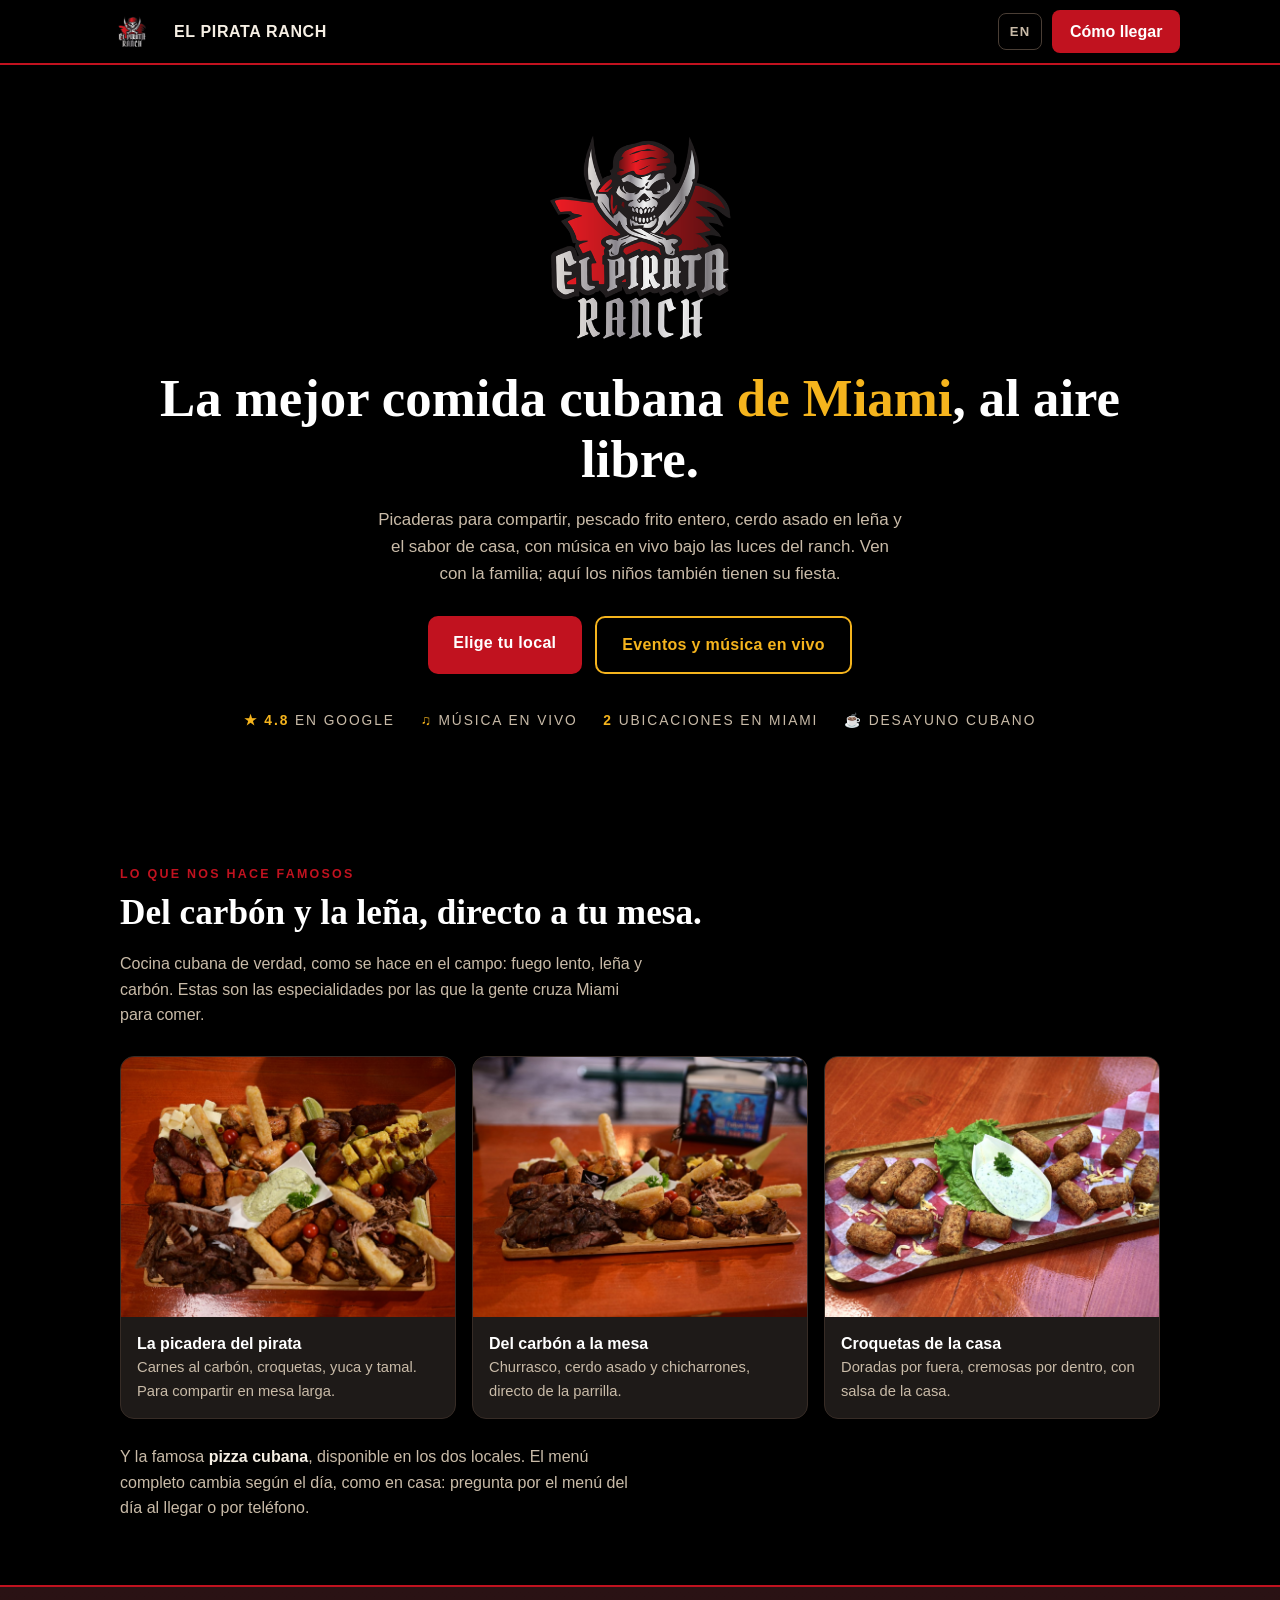
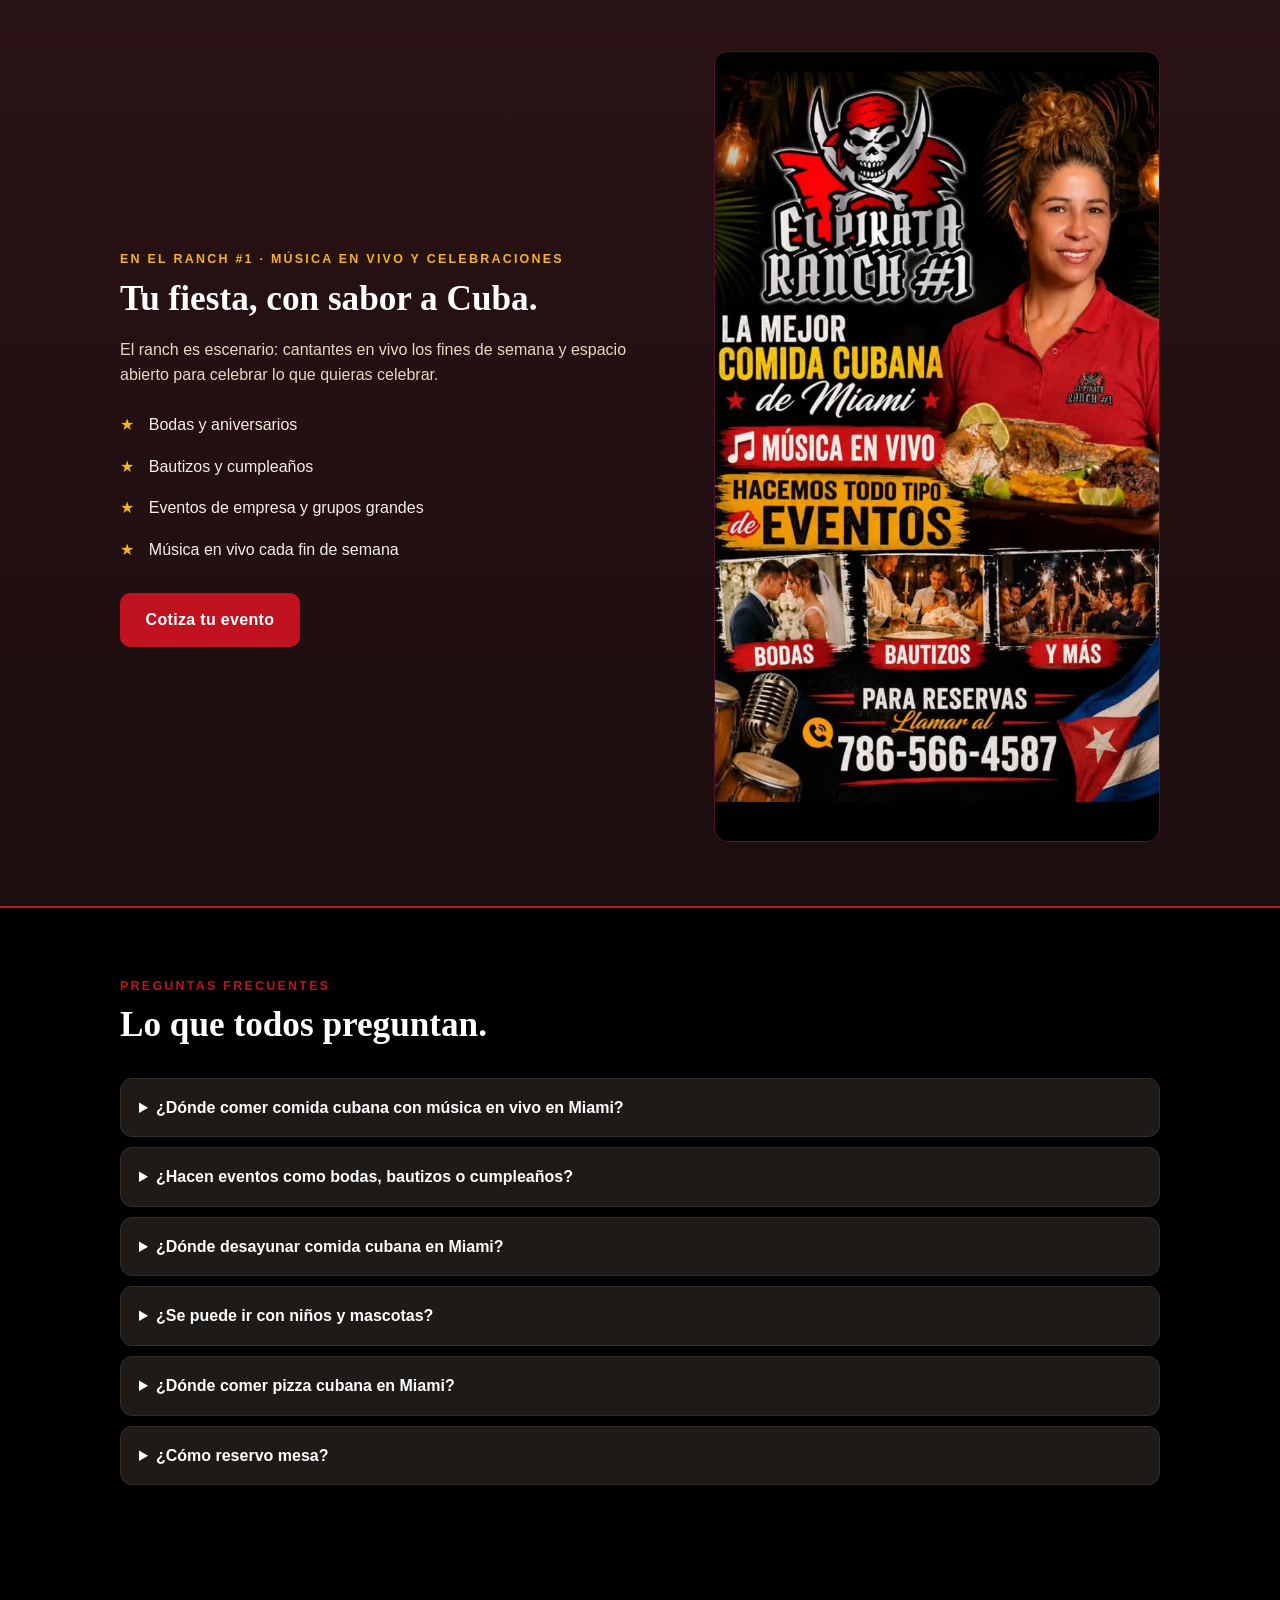
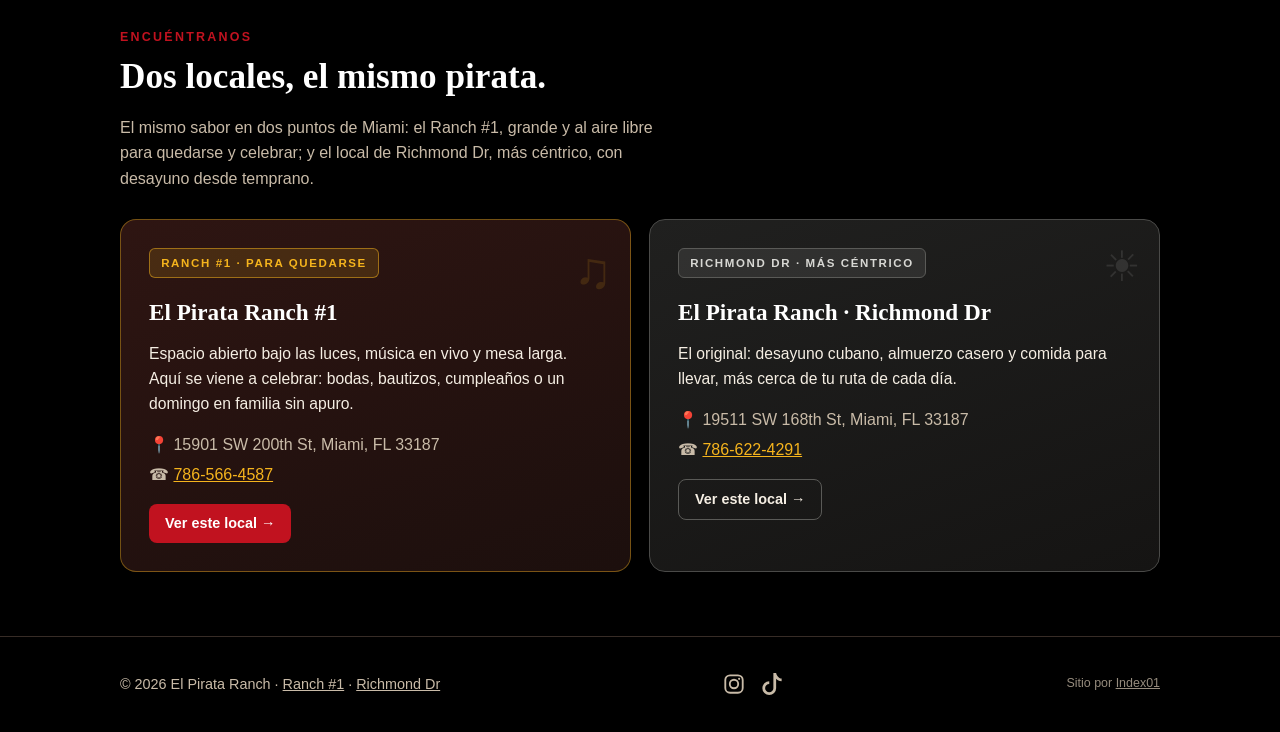
<file: index.html>
<!DOCTYPE html>
<html lang="es">
<head>
<meta charset="utf-8">
<meta name="viewport" content="width=device-width, initial-scale=1">
<title>El Pirata Ranch | Restaurante cubano al aire libre en Miami</title>
<meta name="description" content="Restaurante cubano al aire libre en Miami: picaderas, pizza cubana, música en vivo y eventos. Dos locales en Redland y Richmond. Llama y reserva.">
<link rel="canonical" href="https://elpirataranch.com/">
<link rel="alternate" hreflang="es" href="https://elpirataranch.com/">
<link rel="alternate" hreflang="en" href="https://elpirataranch.com/en/">
<link rel="alternate" hreflang="x-default" href="https://elpirataranch.com/">
<meta property="og:type" content="website">
<meta property="og:locale" content="es_US">
<meta property="og:title" content="El Pirata Ranch | Comida cubana al aire libre en Miami">
<meta property="og:description" content="Comida cubana auténtica, música en vivo y eventos. Dos ubicaciones en Miami.">
<meta property="og:image" content="https://elpirataranch.com/img/og-card-home.jpg">
<meta property="og:image:width" content="1200">
<meta property="og:image:height" content="630">
<meta property="og:image:alt" content="El Pirata Ranch: la mejor comida cubana de Miami">
<meta property="og:url" content="https://elpirataranch.com/">
<meta property="og:site_name" content="El Pirata Ranch">
<meta name="twitter:card" content="summary_large_image">
<link rel="icon" href="/favicon.ico" sizes="48x48">
<link rel="icon" type="image/png" sizes="32x32" href="/img/favicon-32.png">
<link rel="icon" type="image/png" sizes="192x192" href="/img/favicon-192.png">
<link rel="apple-touch-icon" href="/img/apple-touch-icon.png">
<link rel="stylesheet" href="/styles.css">
<script type="application/ld+json">
{
  "@context": "https://schema.org",
  "@graph": [
    {
      "@type": "Organization",
      "@id": "https://elpirataranch.com/#brand",
      "name": "El Pirata Ranch",
      "alternateName": "El Pirata Cuban Food",
      "description": "Restaurante cubano al aire libre en el suroeste de Miami (zona Redland y Richmond, 33187, cerca de Homestead) con dos locales: picaderas, pescado frito entero, pizza cubana, cerdo asado en leña, música en vivo los fines de semana, eventos familiares y desayuno cubano.",
      "url": "https://elpirataranch.com/",
      "logo": "https://elpirataranch.com/img/logo-marca.png",
      "image": "https://elpirataranch.com/img/picadera-cenital.jpg",
      "areaServed": ["Redland", "Richmond West", "Homestead", "Miami"],
      "keywords": "restaurante cubano Miami, comida cubana Homestead, pizza cubana Miami, comida cubana al aire libre, música en vivo Miami, eventos bodas bautizos Miami, desayuno cubano, picadera cubana",
      "sameAs": ["https://www.instagram.com/elpirata_cubanfood/", "https://www.tiktok.com/@el.pirata.miami"]
    },
    {
      "@type": "FAQPage",
      "@id": "https://elpirataranch.com/#faq",
      "mainEntity": [
        {
          "@type": "Question",
          "name": "¿Dónde comer comida cubana con música en vivo en Miami?",
          "acceptedAnswer": { "@type": "Answer", "text": "En El Pirata Ranch #1 (15901 SW 200th St, Miami, FL 33187) hay cantantes en vivo los fines de semana, con cocina cubana de leña y carbón al aire libre. Reservas al 786-566-4587." }
        },
        {
          "@type": "Question",
          "name": "¿Hacen eventos como bodas, bautizos o cumpleaños?",
          "acceptedAnswer": { "@type": "Answer", "text": "Sí. El Ranch #1 es un espacio abierto para bodas, bautizos, aniversarios, cumpleaños y eventos de empresa, con música en vivo y cocina cubana. Cotiza por teléfono al 786-566-4587." }
        },
        {
          "@type": "Question",
          "name": "¿Dónde desayunar comida cubana en Miami?",
          "acceptedAnswer": { "@type": "Answer", "text": "El Pirata Ranch de Richmond Dr (19511 SW 168th St, Miami, FL 33187) abre temprano todos los días con desayuno cubano, y sirve almuerzo casero y comida para llevar. Teléfono: 786-622-4291." }
        },
        {
          "@type": "Question",
          "name": "¿Se puede ir con niños y mascotas?",
          "acceptedAnswer": { "@type": "Answer", "text": "Sí. El ranch es al aire libre, familiar y pet-friendly: los niños tienen espacio para su fiesta y las mascotas son bienvenidas. Hay parking amplio y gratis." }
        },
        {
          "@type": "Question",
          "name": "¿Dónde comer pizza cubana en Miami?",
          "acceptedAnswer": { "@type": "Answer", "text": "Aquí. La pizza cubana es una de las especialidades de la casa y está disponible en los dos locales: Ranch #1 y Richmond Dr." }
        },
        {
          "@type": "Question",
          "name": "¿Cómo reservo mesa?",
          "acceptedAnswer": { "@type": "Answer", "text": "Por teléfono: Ranch #1 al 786-566-4587 y Richmond Dr al 786-622-4291. Pedidos online próximamente en esta web." }
        }
      ]
    },
    {
      "@type": "Restaurant",
      "@id": "https://elpirataranch.com/ranch-1/#local",
      "name": "El Pirata Ranch #1",
      "url": "https://elpirataranch.com/ranch-1/",
      "servesCuisine": "Cubana",
      "priceRange": "$20-30",
      "telephone": "+17865664587",
      "openingHours": ["Mo-We 08:00-20:00", "Th-Su 08:00-23:00"],
      "address": { "@type": "PostalAddress", "streetAddress": "15901 SW 200th St", "addressLocality": "Miami", "addressRegion": "FL", "postalCode": "33187", "addressCountry": "US" },
      "parentOrganization": { "@id": "https://elpirataranch.com/#brand" },
      "sameAs": ["https://www.yelp.com/biz/el-pirata-ranch-miami", "https://www.instagram.com/elpirata_cubanfood/", "https://www.tiktok.com/@el.pirata.miami"]
    },
    {
      "@type": "Restaurant",
      "@id": "https://elpirataranch.com/richmond/#local",
      "name": "El Pirata Ranch · Richmond Dr",
      "url": "https://elpirataranch.com/richmond/",
      "servesCuisine": "Cubana",
      "priceRange": "$10-20",
      "telephone": "+17866224291",
      "address": { "@type": "PostalAddress", "streetAddress": "19511 SW 168th St", "addressLocality": "Miami", "addressRegion": "FL", "postalCode": "33187", "addressCountry": "US" },
      "openingHours": ["Mo-Th 06:00-20:00", "Fr-Su 06:00-23:00"],
      "parentOrganization": { "@id": "https://elpirataranch.com/#brand" }
    }
  ]
}
</script>
</head>
<body>

<header>
  <div class="wrap nav">
    <a class="brand" href="/"><img src="/img/logo-marca-320.png" alt="El Pirata Ranch" width="64" height="36"><span>EL PIRATA RANCH</span></a>
    <span class="nav-right">
      <a class="lang" href="/en/" hreflang="en" lang="en">EN</a>
      <a class="call" href="#ubicaciones">Cómo llegar</a>
    </span>
  </div>
</header>

<section class="hero">
  <div class="wrap">
    <img class="logo" src="/img/logo-marca.png" alt="El Pirata Ranch" width="760" height="422" fetchpriority="high">
    <h1>La mejor comida cubana <em>de Miami</em>, al aire libre.</h1>
    <p class="lede">Picaderas para compartir, pescado frito entero, cerdo asado en leña y el sabor de casa, con música en vivo bajo las luces del ranch. Ven con la familia; aquí los niños también tienen su fiesta.</p>
    <div class="cta">
      <a class="btn btn-rojo" href="#ubicaciones">Elige tu local</a>
      <a class="btn btn-borde" href="#eventos">Eventos y música en vivo</a>
    </div>
    <div class="badges">
      <span><b>★ 4.8</b> en Google</span>
      <span><b>♫</b> Música en vivo</span>
      <span><b>2</b> ubicaciones en Miami</span>
      <span><b>☕</b> Desayuno cubano</span>
    </div>
  </div>
</section>

<section id="especialidades">
  <div class="wrap">
    <span class="sub">Lo que nos hace famosos</span>
    <h2>Del carbón y la leña, directo a tu mesa.</h2>
    <p class="intro">Cocina cubana de verdad, como se hace en el campo: fuego lento, leña y carbón. Estas son las especialidades por las que la gente cruza Miami para comer.</p>
    <div class="grid3">
      <figure class="plato">
        <img src="/img/picadera-cenital.jpg" alt="Picadera de la casa: carnes al carbón, croquetas, yuca frita y tamal" loading="lazy">
        <figcaption class="cap"><b>La picadera del pirata</b><span>Carnes al carbón, croquetas, yuca y tamal. Para compartir en mesa larga.</span></figcaption>
      </figure>
      <figure class="plato">
        <img src="/img/picadera-mesa.jpg" alt="Churrasco, cerdo asado y yuca frita servidos en tabla sobre la mesa" loading="lazy">
        <figcaption class="cap"><b>Del carbón a la mesa</b><span>Churrasco, cerdo asado y chicharrones, directo de la parrilla.</span></figcaption>
      </figure>
      <figure class="plato">
        <img src="/img/croquetas.jpg" alt="Croquetas caseras con salsa verde de la casa" loading="lazy">
        <figcaption class="cap"><b>Croquetas de la casa</b><span>Doradas por fuera, cremosas por dentro, con salsa de la casa.</span></figcaption>
      </figure>
    </div>
    <p class="intro" style="margin-top:1.6rem">Y la famosa <b style="color:var(--crema)">pizza cubana</b>, disponible en los dos locales. El menú completo cambia según el día, como en casa: pregunta por el menú del día al llegar o por teléfono.</p>
  </div>
</section>

<section class="eventos" id="eventos">
  <div class="wrap ev-grid">
    <div>
      <span class="sub" style="color:var(--oro)">En el Ranch #1 · Música en vivo y celebraciones</span>
      <h2>Tu fiesta, con sabor a Cuba.</h2>
      <p class="intro" style="color:#e8d9c4">El ranch es escenario: cantantes en vivo los fines de semana y espacio abierto para celebrar lo que quieras celebrar.</p>
      <ul class="ev-lista">
        <li>Bodas y aniversarios</li>
        <li>Bautizos y cumpleaños</li>
        <li>Eventos de empresa y grupos grandes</li>
        <li>Música en vivo cada fin de semana</li>
      </ul>
      <div class="cta" style="justify-content:flex-start;margin-top:1.4rem">
        <a class="btn btn-rojo" href="tel:+17865664587">Cotiza tu evento</a>
      </div>
    </div>
    <div class="ev-foto"><img src="/img/foto3.jpg" alt="El Pirata Ranch: música en vivo, bodas, bautizos y más" loading="lazy"></div>
  </div>
</section>

<section id="preguntas">
  <div class="wrap">
    <span class="sub">Preguntas frecuentes</span>
    <h2>Lo que todos preguntan.</h2>
    <div class="faq">
      <details>
        <summary>¿Dónde comer comida cubana con música en vivo en Miami?</summary>
        <p>En <a href="/ranch-1/">El Pirata Ranch #1</a> (15901 SW 200th St, Miami, FL 33187) hay cantantes en vivo los fines de semana, con cocina cubana de leña y carbón al aire libre. Reservas al <a href="tel:+17865664587">786-566-4587</a>.</p>
      </details>
      <details>
        <summary>¿Hacen eventos como bodas, bautizos o cumpleaños?</summary>
        <p>Sí. El Ranch #1 es un espacio abierto para bodas, bautizos, aniversarios, cumpleaños y eventos de empresa, con música en vivo y cocina cubana. Cotiza por teléfono al <a href="tel:+17865664587">786-566-4587</a>.</p>
      </details>
      <details>
        <summary>¿Dónde desayunar comida cubana en Miami?</summary>
        <p>Nuestro local de <a href="/richmond/">Richmond Dr</a> (19511 SW 168th St, Miami, FL 33187) abre temprano todos los días con desayuno cubano, y sirve almuerzo casero y comida para llevar. Teléfono: <a href="tel:+17866224291">786-622-4291</a>.</p>
      </details>
      <details>
        <summary>¿Se puede ir con niños y mascotas?</summary>
        <p>Sí. El ranch es al aire libre, familiar y pet-friendly: los niños tienen espacio para su fiesta y las mascotas son bienvenidas. Hay parking amplio y gratis.</p>
      </details>
      <details>
        <summary>¿Dónde comer pizza cubana en Miami?</summary>
        <p>Aquí. La pizza cubana es una de las especialidades de la casa y está disponible en los dos locales: <a href="/ranch-1/">Ranch #1</a> y <a href="/richmond/">Richmond Dr</a>.</p>
      </details>
      <details>
        <summary>¿Cómo reservo mesa?</summary>
        <p>Por teléfono: Ranch #1 al <a href="tel:+17865664587">786-566-4587</a> y Richmond Dr al <a href="tel:+17866224291">786-622-4291</a>. Pedidos online próximamente en esta web.</p>
      </details>
    </div>
  </div>
</section>

<section id="ubicaciones">
  <div class="wrap">
    <span class="sub">Encuéntranos</span>
    <h2>Dos locales, el mismo pirata.</h2>
    <p class="intro">El mismo sabor en dos puntos de Miami: el Ranch #1, grande y al aire libre para quedarse y celebrar; y el local de Richmond Dr, más céntrico, con desayuno desde temprano.</p>
    <div class="grid2">
      <div class="loc ranchon">
        <span class="tag">Ranch #1 · Para quedarse</span>
        <h3>El Pirata Ranch #1</h3>
        <p class="espiritu">Espacio abierto bajo las luces, música en vivo y mesa larga. Aquí se viene a celebrar: bodas, bautizos, cumpleaños o un domingo en familia sin apuro.</p>
        <p>📍 15901 SW 200th St, Miami, FL 33187</p>
        <p>☎ <a href="tel:+17865664587">786-566-4587</a></p>
        <div class="acciones">
          <a href="/ranch-1/">Ver este local →</a>
        </div>
      </div>
      <div class="loc centrico">
        <span class="tag">Richmond Dr · Más céntrico</span>
        <h3>El Pirata Ranch · Richmond Dr</h3>
        <p class="espiritu">El original: desayuno cubano, almuerzo casero y comida para llevar, más cerca de tu ruta de cada día.</p>
        <p>📍 19511 SW 168th St, Miami, FL 33187</p>
        <p>☎ <a href="tel:+17866224291">786-622-4291</a></p>
        <div class="acciones">
          <a href="/richmond/">Ver este local →</a>
        </div>
      </div>
    </div>
  </div>
</section>

<footer>
  <div class="wrap f-row">
    <span>© 2026 El Pirata Ranch · <a href="/ranch-1/">Ranch #1</a> · <a href="/richmond/">Richmond Dr</a></span>
    <span class="social">
      <a class="ig" href="https://www.instagram.com/elpirata_cubanfood/" target="_blank" rel="noopener" aria-label="Instagram de El Pirata Ranch" title="@elpirata_cubanfood"><svg viewBox="0 0 24 24" fill="none" stroke="currentColor" stroke-width="2" stroke-linecap="round" aria-hidden="true"><rect x="2.5" y="2.5" width="19" height="19" rx="5.2"/><circle cx="12" cy="12" r="4.6"/><circle cx="17.6" cy="6.4" r="1.15" fill="currentColor" stroke="none"/></svg></a>
      <a class="ig" href="https://www.tiktok.com/@el.pirata.miami" target="_blank" rel="noopener" aria-label="TikTok de El Pirata Ranch" title="@el.pirata.miami"><svg viewBox="0 0 16 16" fill="currentColor" aria-hidden="true"><path d="M9 0h1.98c.144.715.54 1.617 1.235 2.512C12.895 3.389 13.797 4 15 4v2c-1.753 0-3.07-.814-4-1.829V11a5 5 0 1 1-5-5v2a3 3 0 1 0 3 3V0Z"/></svg></a>
    </span>
    <span class="idx">Sitio por <a href="https://index01.net" target="_blank" rel="noopener">Index01</a></span>
  </div>
</footer>

</body>
</html>
</file>
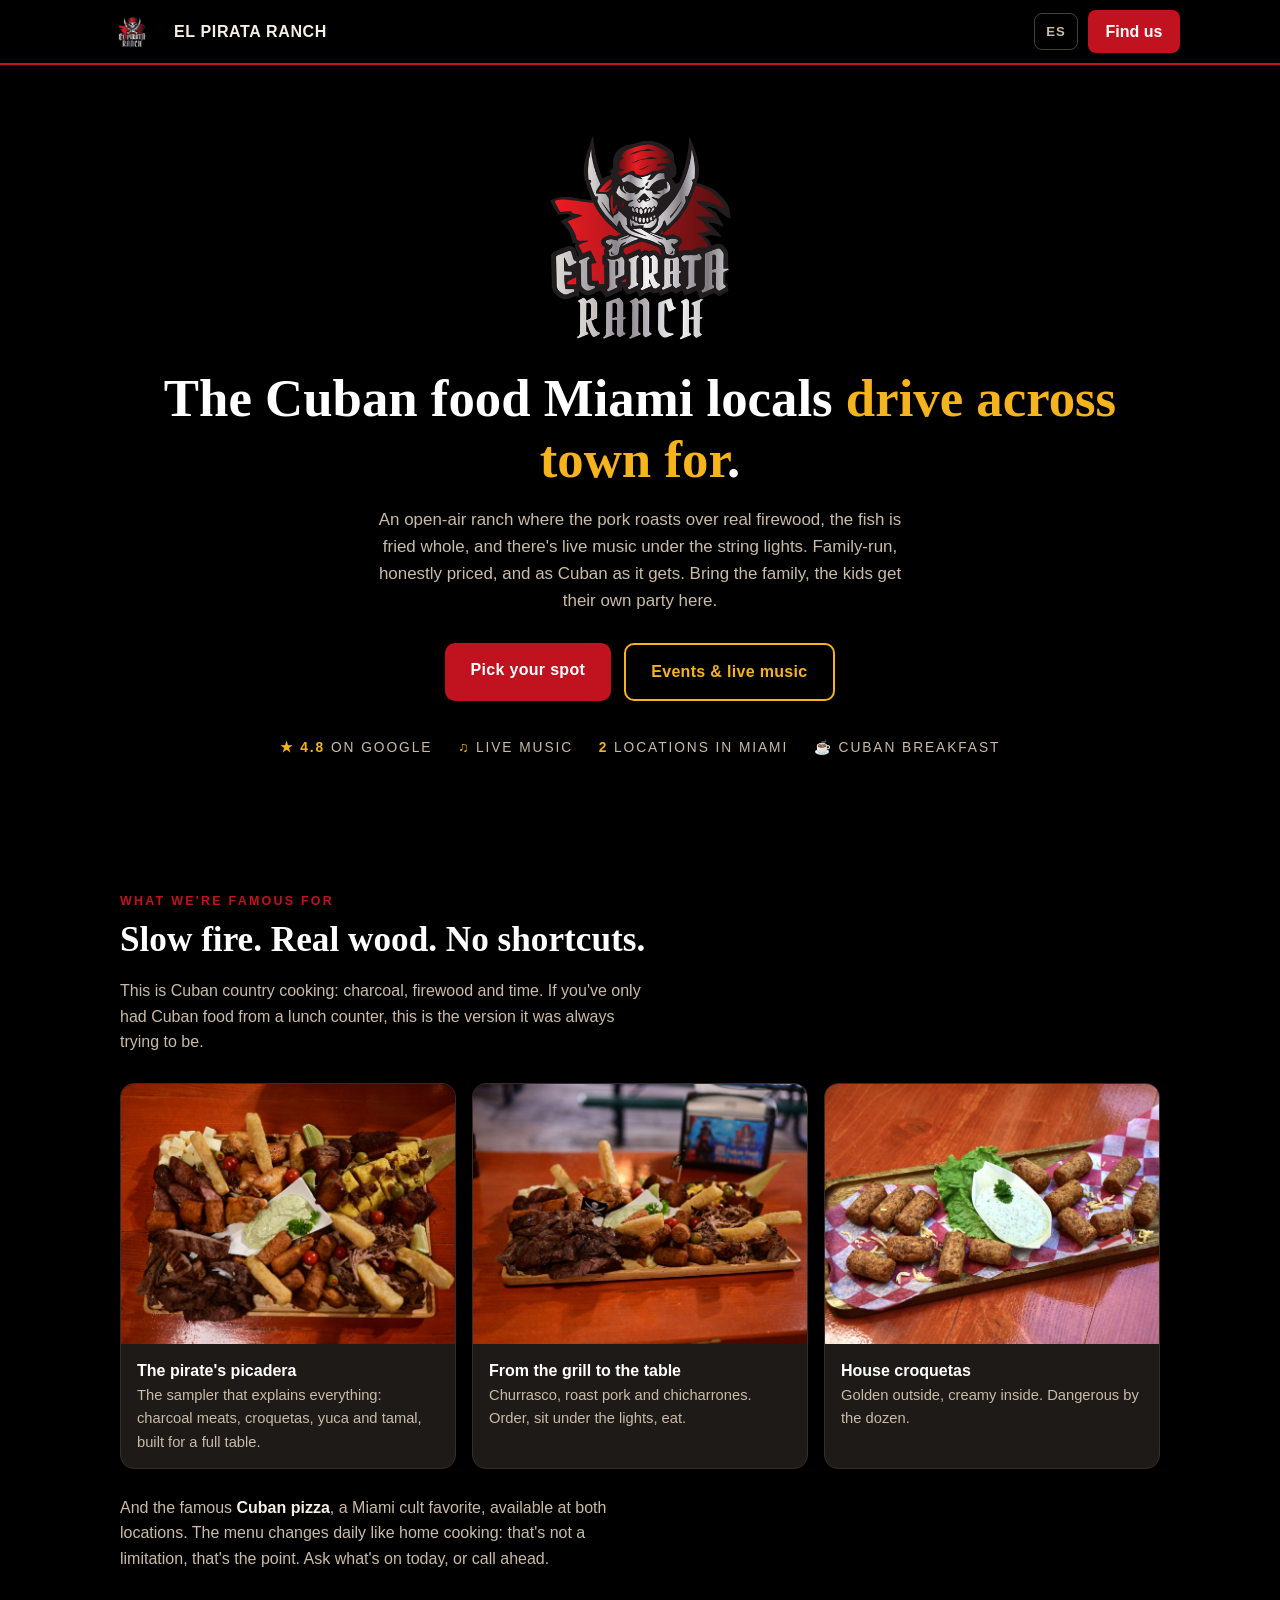
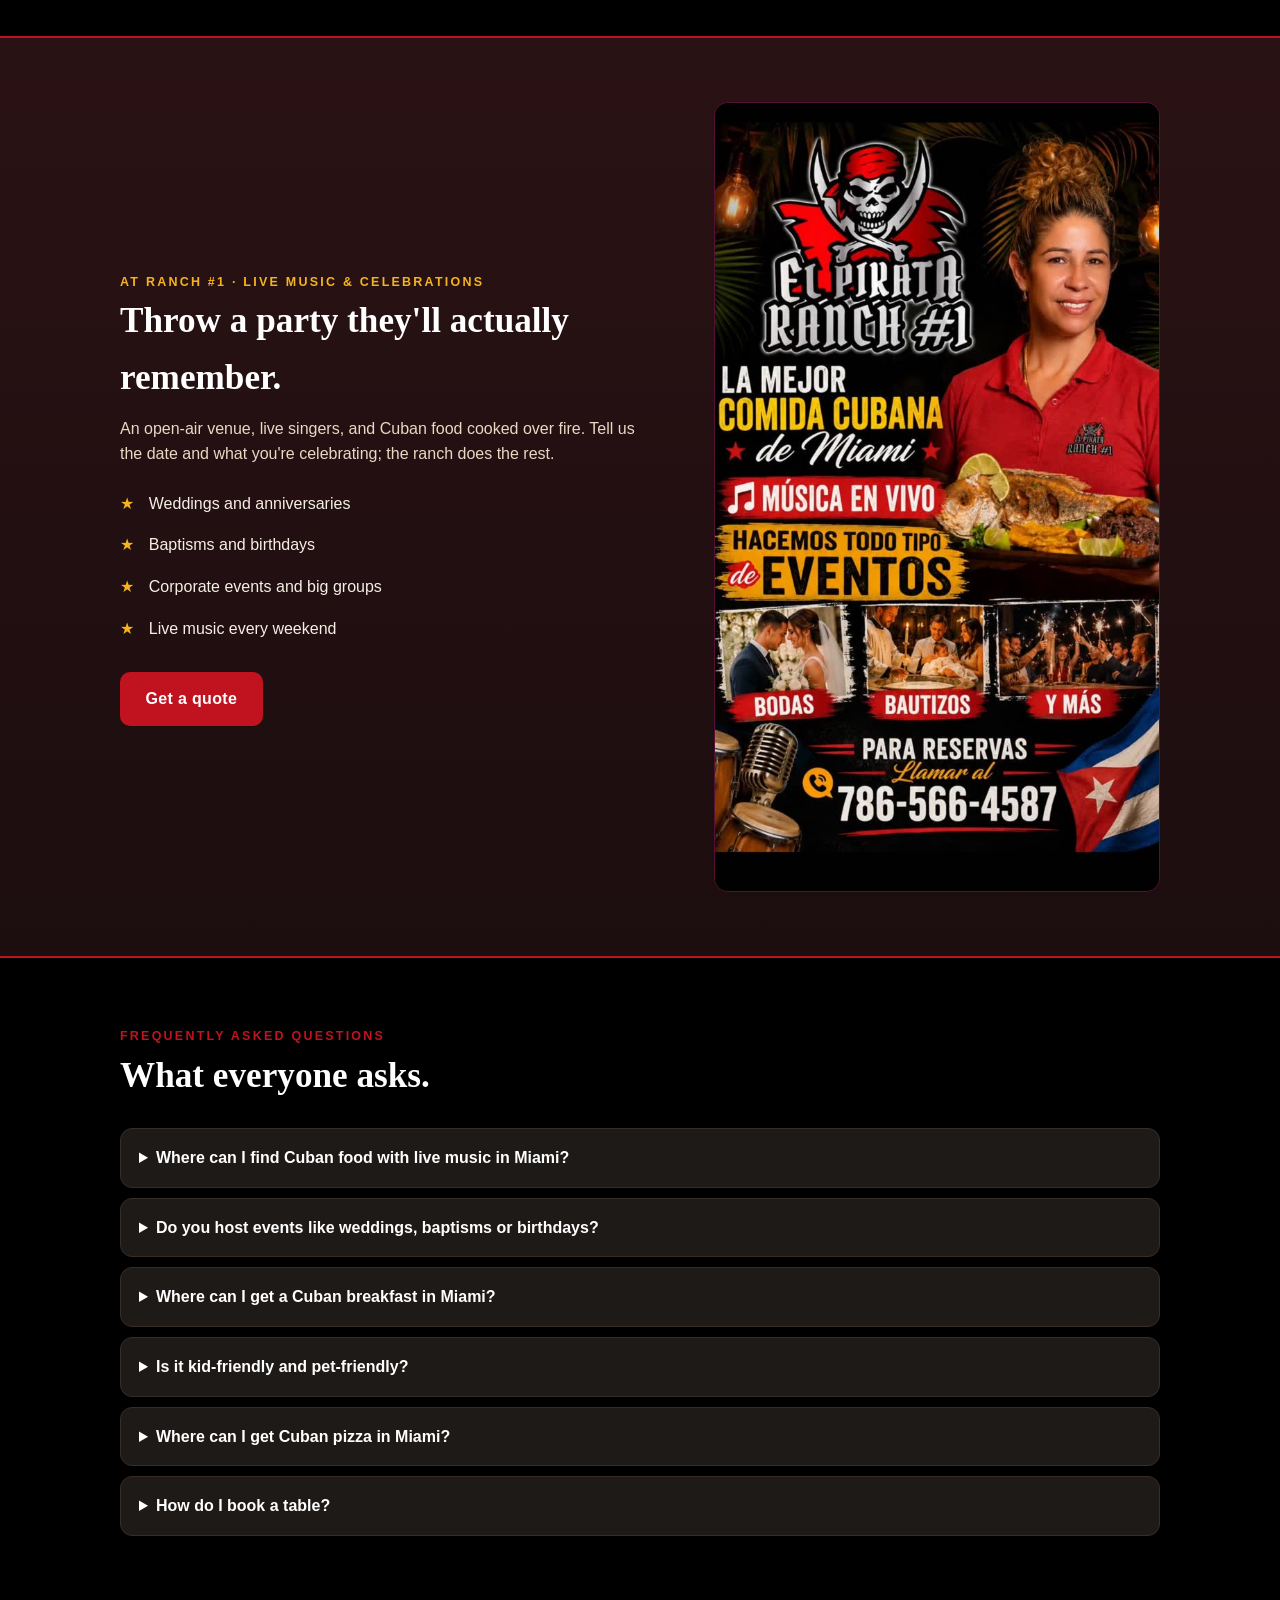
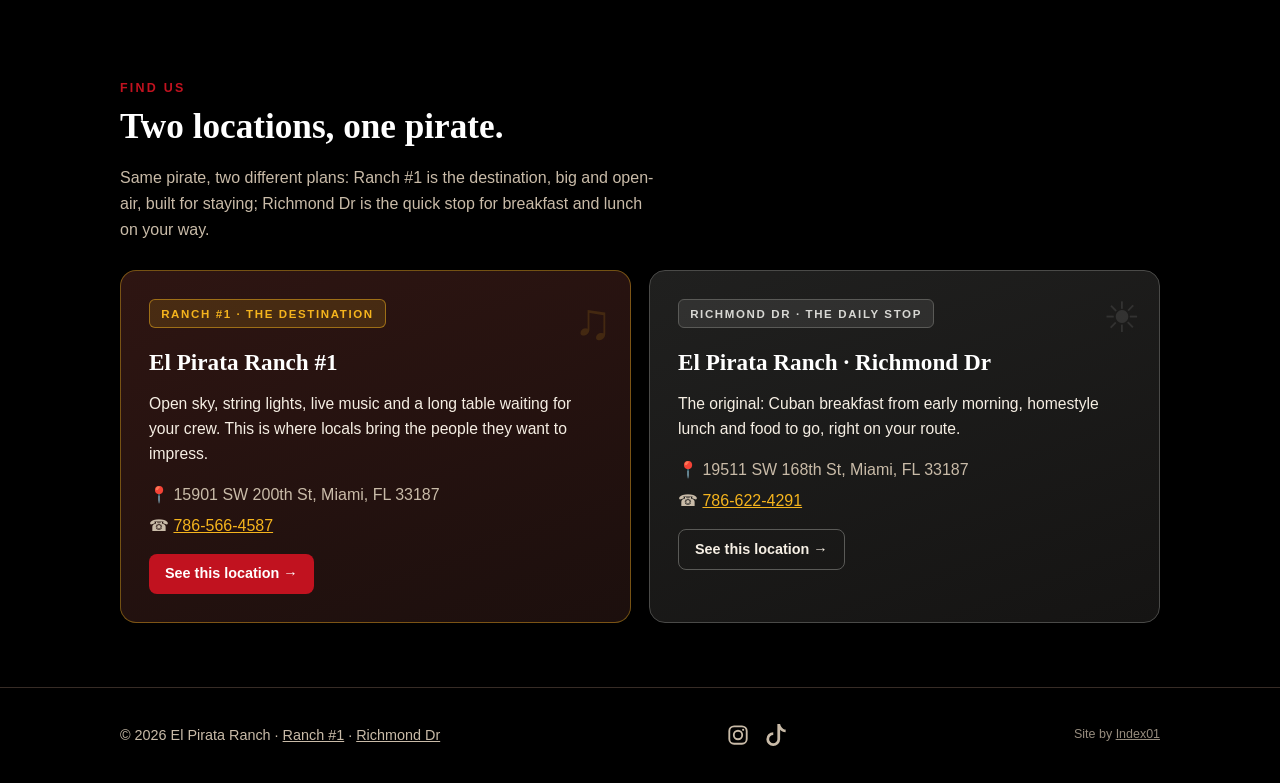
<file: en/index.html>
<!DOCTYPE html>
<html lang="en">
<head>
<meta charset="utf-8">
<meta name="viewport" content="width=device-width, initial-scale=1">
<title>El Pirata Ranch | Outdoor Cuban Restaurant in Miami</title>
<meta name="description" content="Outdoor Cuban restaurant in Miami: picadera platters, Cuban pizza, live music and family events. Two locations in Redland and Richmond. Call to book.">
<link rel="canonical" href="https://elpirataranch.com/en/">
<link rel="alternate" hreflang="es" href="https://elpirataranch.com/">
<link rel="alternate" hreflang="en" href="https://elpirataranch.com/en/">
<link rel="alternate" hreflang="x-default" href="https://elpirataranch.com/">
<meta property="og:type" content="website">
<meta property="og:locale" content="en_US">
<meta property="og:title" content="El Pirata Ranch | Outdoor Cuban Restaurant in Miami">
<meta property="og:description" content="Authentic Cuban food, live music and events. Two locations in Miami.">
<meta property="og:image" content="https://elpirataranch.com/img/og-card-home.jpg">
<meta property="og:image:width" content="1200">
<meta property="og:image:height" content="630">
<meta property="og:image:alt" content="El Pirata Ranch: Miami's best Cuban food">
<meta property="og:url" content="https://elpirataranch.com/en/">
<meta property="og:site_name" content="El Pirata Ranch">
<meta name="twitter:card" content="summary_large_image">
<link rel="icon" href="/favicon.ico" sizes="48x48">
<link rel="icon" type="image/png" sizes="32x32" href="/img/favicon-32.png">
<link rel="icon" type="image/png" sizes="192x192" href="/img/favicon-192.png">
<link rel="apple-touch-icon" href="/img/apple-touch-icon.png">
<link rel="stylesheet" href="/styles.css">
<script type="application/ld+json">
{
  "@context": "https://schema.org",
  "@graph": [
    {
      "@type": "Organization",
      "@id": "https://elpirataranch.com/#brand",
      "name": "El Pirata Ranch",
      "alternateName": "El Pirata Cuban Food",
      "description": "Outdoor Cuban restaurant in southwest Miami (Redland and Richmond area, 33187, near Homestead) with two locations: picadera platters, whole fried fish, Cuban pizza, wood-fired roast pork, live music on weekends, family events and Cuban breakfast.",
      "url": "https://elpirataranch.com/",
      "logo": "https://elpirataranch.com/img/logo-marca.png",
      "image": "https://elpirataranch.com/img/picadera-cenital.jpg",
      "areaServed": ["Redland", "Richmond West", "Homestead", "Miami"],
      "keywords": "Cuban restaurant Miami, Cuban food Homestead, Cuban pizza Miami, outdoor Cuban restaurant, live music Miami, wedding baptism events Miami, Cuban breakfast, picadera platter",
      "sameAs": ["https://www.instagram.com/elpirata_cubanfood/", "https://www.tiktok.com/@el.pirata.miami"]
    },
    {
      "@type": "FAQPage",
      "@id": "https://elpirataranch.com/en/#faq",
      "inLanguage": "en",
      "mainEntity": [
        {
          "@type": "Question",
          "name": "Where can I find Cuban food with live music in Miami?",
          "acceptedAnswer": { "@type": "Answer", "text": "At El Pirata Ranch #1 (15901 SW 200th St, Miami, FL 33187) there are live singers on weekends, with wood-and-charcoal Cuban cooking in the open air. Reservations: 786-566-4587." }
        },
        {
          "@type": "Question",
          "name": "Do you host events like weddings, baptisms or birthdays?",
          "acceptedAnswer": { "@type": "Answer", "text": "Yes. Ranch #1 is an open-air venue for weddings, baptisms, anniversaries, birthdays and corporate events, with live music and Cuban food. Call 786-566-4587 for a quote." }
        },
        {
          "@type": "Question",
          "name": "Where can I get a Cuban breakfast in Miami?",
          "acceptedAnswer": { "@type": "Answer", "text": "Our Richmond Dr location (19511 SW 168th St, Miami, FL 33187) opens early every day with Cuban breakfast, plus homestyle lunch and takeout. Phone: 786-622-4291." }
        },
        {
          "@type": "Question",
          "name": "Is it kid-friendly and pet-friendly?",
          "acceptedAnswer": { "@type": "Answer", "text": "Yes. The ranch is outdoors, family-friendly and pet-friendly: kids have room for their own party and pets are welcome. Parking is ample and free." }
        },
        {
          "@type": "Question",
          "name": "Where can I get Cuban pizza in Miami?",
          "acceptedAnswer": { "@type": "Answer", "text": "Right here. Cuban pizza is one of our house specialties, available at both locations: Ranch #1 and Richmond Dr." }
        },
        {
          "@type": "Question",
          "name": "How do I book a table?",
          "acceptedAnswer": { "@type": "Answer", "text": "By phone: Ranch #1 at 786-566-4587 and Richmond Dr at 786-622-4291. Online ordering is coming soon to this site." }
        }
      ]
    },
    {
      "@type": "Restaurant",
      "@id": "https://elpirataranch.com/ranch-1/#local",
      "name": "El Pirata Ranch #1",
      "url": "https://elpirataranch.com/ranch-1/",
      "servesCuisine": "Cuban",
      "priceRange": "$20-30",
      "telephone": "+17865664587",
      "openingHours": ["Mo-We 08:00-20:00", "Th-Su 08:00-23:00"],
      "address": { "@type": "PostalAddress", "streetAddress": "15901 SW 200th St", "addressLocality": "Miami", "addressRegion": "FL", "postalCode": "33187", "addressCountry": "US" },
      "parentOrganization": { "@id": "https://elpirataranch.com/#brand" },
      "sameAs": ["https://www.yelp.com/biz/el-pirata-ranch-miami", "https://www.instagram.com/elpirata_cubanfood/", "https://www.tiktok.com/@el.pirata.miami"]
    },
    {
      "@type": "Restaurant",
      "@id": "https://elpirataranch.com/richmond/#local",
      "name": "El Pirata Ranch · Richmond Dr",
      "url": "https://elpirataranch.com/richmond/",
      "servesCuisine": "Cuban",
      "priceRange": "$10-20",
      "telephone": "+17866224291",
      "openingHours": ["Mo-Th 06:00-20:00", "Fr-Su 06:00-23:00"],
      "address": { "@type": "PostalAddress", "streetAddress": "19511 SW 168th St", "addressLocality": "Miami", "addressRegion": "FL", "postalCode": "33187", "addressCountry": "US" },
      "parentOrganization": { "@id": "https://elpirataranch.com/#brand" }
    }
  ]
}
</script>
</head>
<body>

<header>
  <div class="wrap nav">
    <a class="brand" href="/en/"><img src="/img/logo-marca-320.png" alt="El Pirata Ranch" width="64" height="36"><span>EL PIRATA RANCH</span></a>
    <span class="nav-right">
      <a class="lang" href="/" hreflang="es" lang="es">ES</a>
      <a class="call" href="#locations">Find us</a>
    </span>
  </div>
</header>

<section class="hero">
  <div class="wrap">
    <img class="logo" src="/img/logo-marca.png" alt="El Pirata Ranch" width="760" height="422" fetchpriority="high">
    <h1>The Cuban food Miami locals <em>drive across town for</em>.</h1>
    <p class="lede">An open-air ranch where the pork roasts over real firewood, the fish is fried whole, and there's live music under the string lights. Family-run, honestly priced, and as Cuban as it gets. Bring the family, the kids get their own party here.</p>
    <div class="cta">
      <a class="btn btn-rojo" href="#locations">Pick your spot</a>
      <a class="btn btn-borde" href="#events">Events &amp; live music</a>
    </div>
    <div class="badges">
      <span><b>★ 4.8</b> on Google</span>
      <span><b>♫</b> Live music</span>
      <span><b>2</b> locations in Miami</span>
      <span><b>☕</b> Cuban breakfast</span>
    </div>
  </div>
</section>

<section id="specialties">
  <div class="wrap">
    <span class="sub">What we're famous for</span>
    <h2>Slow fire. Real wood. No shortcuts.</h2>
    <p class="intro">This is Cuban country cooking: charcoal, firewood and time. If you've only had Cuban food from a lunch counter, this is the version it was always trying to be.</p>
    <div class="grid3">
      <figure class="plato">
        <img src="/img/picadera-cenital.jpg" alt="House picadera platter: charcoal-grilled meats, croquetas, fried yuca and tamal" loading="lazy">
        <figcaption class="cap"><b>The pirate's picadera</b><span>The sampler that explains everything: charcoal meats, croquetas, yuca and tamal, built for a full table.</span></figcaption>
      </figure>
      <figure class="plato">
        <img src="/img/picadera-mesa.jpg" alt="Churrasco, roast pork and fried yuca served on a board at the table" loading="lazy">
        <figcaption class="cap"><b>From the grill to the table</b><span>Churrasco, roast pork and chicharrones. Order, sit under the lights, eat.</span></figcaption>
      </figure>
      <figure class="plato">
        <img src="/img/croquetas.jpg" alt="Homemade croquetas with house green sauce" loading="lazy">
        <figcaption class="cap"><b>House croquetas</b><span>Golden outside, creamy inside. Dangerous by the dozen.</span></figcaption>
      </figure>
    </div>
    <p class="intro" style="margin-top:1.6rem">And the famous <b style="color:var(--crema)">Cuban pizza</b>, a Miami cult favorite, available at both locations. The menu changes daily like home cooking: that's not a limitation, that's the point. Ask what's on today, or call ahead.</p>
  </div>
</section>

<section class="eventos" id="events">
  <div class="wrap ev-grid">
    <div>
      <span class="sub" style="color:var(--oro)">At Ranch #1 · Live music &amp; celebrations</span>
      <h2>Throw a party they'll actually remember.</h2>
      <p class="intro" style="color:#e8d9c4">An open-air venue, live singers, and Cuban food cooked over fire. Tell us the date and what you're celebrating; the ranch does the rest.</p>
      <ul class="ev-lista">
        <li>Weddings and anniversaries</li>
        <li>Baptisms and birthdays</li>
        <li>Corporate events and big groups</li>
        <li>Live music every weekend</li>
      </ul>
      <div class="cta" style="justify-content:flex-start;margin-top:1.4rem">
        <a class="btn btn-rojo" href="tel:+17865664587">Get a quote</a>
      </div>
    </div>
    <div class="ev-foto"><img src="/img/foto3.jpg" alt="El Pirata Ranch: live music, weddings, baptisms and more" loading="lazy"></div>
  </div>
</section>

<section id="faq">
  <div class="wrap">
    <span class="sub">Frequently asked questions</span>
    <h2>What everyone asks.</h2>
    <div class="faq">
      <details>
        <summary>Where can I find Cuban food with live music in Miami?</summary>
        <p>At <a href="/en/ranch-1/">El Pirata Ranch #1</a> (15901 SW 200th St, Miami, FL 33187) there are live singers on weekends, with wood-and-charcoal Cuban cooking in the open air. Reservations: <a href="tel:+17865664587">786-566-4587</a>.</p>
      </details>
      <details>
        <summary>Do you host events like weddings, baptisms or birthdays?</summary>
        <p>Yes. Ranch #1 is an open-air venue for weddings, baptisms, anniversaries, birthdays and corporate events, with live music and Cuban food. Call <a href="tel:+17865664587">786-566-4587</a> for a quote.</p>
      </details>
      <details>
        <summary>Where can I get a Cuban breakfast in Miami?</summary>
        <p>Our <a href="/en/richmond/">Richmond Dr</a> location (19511 SW 168th St, Miami, FL 33187) opens early every day with Cuban breakfast, plus homestyle lunch and takeout. Phone: <a href="tel:+17866224291">786-622-4291</a>.</p>
      </details>
      <details>
        <summary>Is it kid-friendly and pet-friendly?</summary>
        <p>Yes. The ranch is outdoors, family-friendly and pet-friendly: kids have room for their own party and pets are welcome. Parking is ample and free.</p>
      </details>
      <details>
        <summary>Where can I get Cuban pizza in Miami?</summary>
        <p>Right here. Cuban pizza is one of our house specialties, available at both locations: <a href="/en/ranch-1/">Ranch #1</a> and <a href="/en/richmond/">Richmond Dr</a>.</p>
      </details>
      <details>
        <summary>How do I book a table?</summary>
        <p>By phone: Ranch #1 at <a href="tel:+17865664587">786-566-4587</a> and Richmond Dr at <a href="tel:+17866224291">786-622-4291</a>. Online ordering is coming soon to this site.</p>
      </details>
    </div>
  </div>
</section>

<section id="locations">
  <div class="wrap">
    <span class="sub">Find us</span>
    <h2>Two locations, one pirate.</h2>
    <p class="intro">Same pirate, two different plans: Ranch #1 is the destination, big and open-air, built for staying; Richmond Dr is the quick stop for breakfast and lunch on your way.</p>
    <div class="grid2">
      <div class="loc ranchon">
        <span class="tag">Ranch #1 · The destination</span>
        <h3>El Pirata Ranch #1</h3>
        <p class="espiritu">Open sky, string lights, live music and a long table waiting for your crew. This is where locals bring the people they want to impress.</p>
        <p>📍 15901 SW 200th St, Miami, FL 33187</p>
        <p>☎ <a href="tel:+17865664587">786-566-4587</a></p>
        <div class="acciones">
          <a href="/en/ranch-1/">See this location →</a>
        </div>
      </div>
      <div class="loc centrico">
        <span class="tag">Richmond Dr · The daily stop</span>
        <h3>El Pirata Ranch · Richmond Dr</h3>
        <p class="espiritu">The original: Cuban breakfast from early morning, homestyle lunch and food to go, right on your route.</p>
        <p>📍 19511 SW 168th St, Miami, FL 33187</p>
        <p>☎ <a href="tel:+17866224291">786-622-4291</a></p>
        <div class="acciones">
          <a href="/en/richmond/">See this location →</a>
        </div>
      </div>
    </div>
  </div>
</section>

<footer>
  <div class="wrap f-row">
    <span>© 2026 El Pirata Ranch · <a href="/en/ranch-1/">Ranch #1</a> · <a href="/en/richmond/">Richmond Dr</a></span>
    <span class="social">
      <a class="ig" href="https://www.instagram.com/elpirata_cubanfood/" target="_blank" rel="noopener" aria-label="El Pirata Ranch on Instagram" title="@elpirata_cubanfood"><svg viewBox="0 0 24 24" fill="none" stroke="currentColor" stroke-width="2" stroke-linecap="round" aria-hidden="true"><rect x="2.5" y="2.5" width="19" height="19" rx="5.2"/><circle cx="12" cy="12" r="4.6"/><circle cx="17.6" cy="6.4" r="1.15" fill="currentColor" stroke="none"/></svg></a>
      <a class="ig" href="https://www.tiktok.com/@el.pirata.miami" target="_blank" rel="noopener" aria-label="El Pirata Ranch on TikTok" title="@el.pirata.miami"><svg viewBox="0 0 16 16" fill="currentColor" aria-hidden="true"><path d="M9 0h1.98c.144.715.54 1.617 1.235 2.512C12.895 3.389 13.797 4 15 4v2c-1.753 0-3.07-.814-4-1.829V11a5 5 0 1 1-5-5v2a3 3 0 1 0 3 3V0Z"/></svg></a>
    </span>
    <span class="idx">Site by <a href="https://index01.net" target="_blank" rel="noopener">Index01</a></span>
  </div>
</footer>

</body>
</html>
</file>
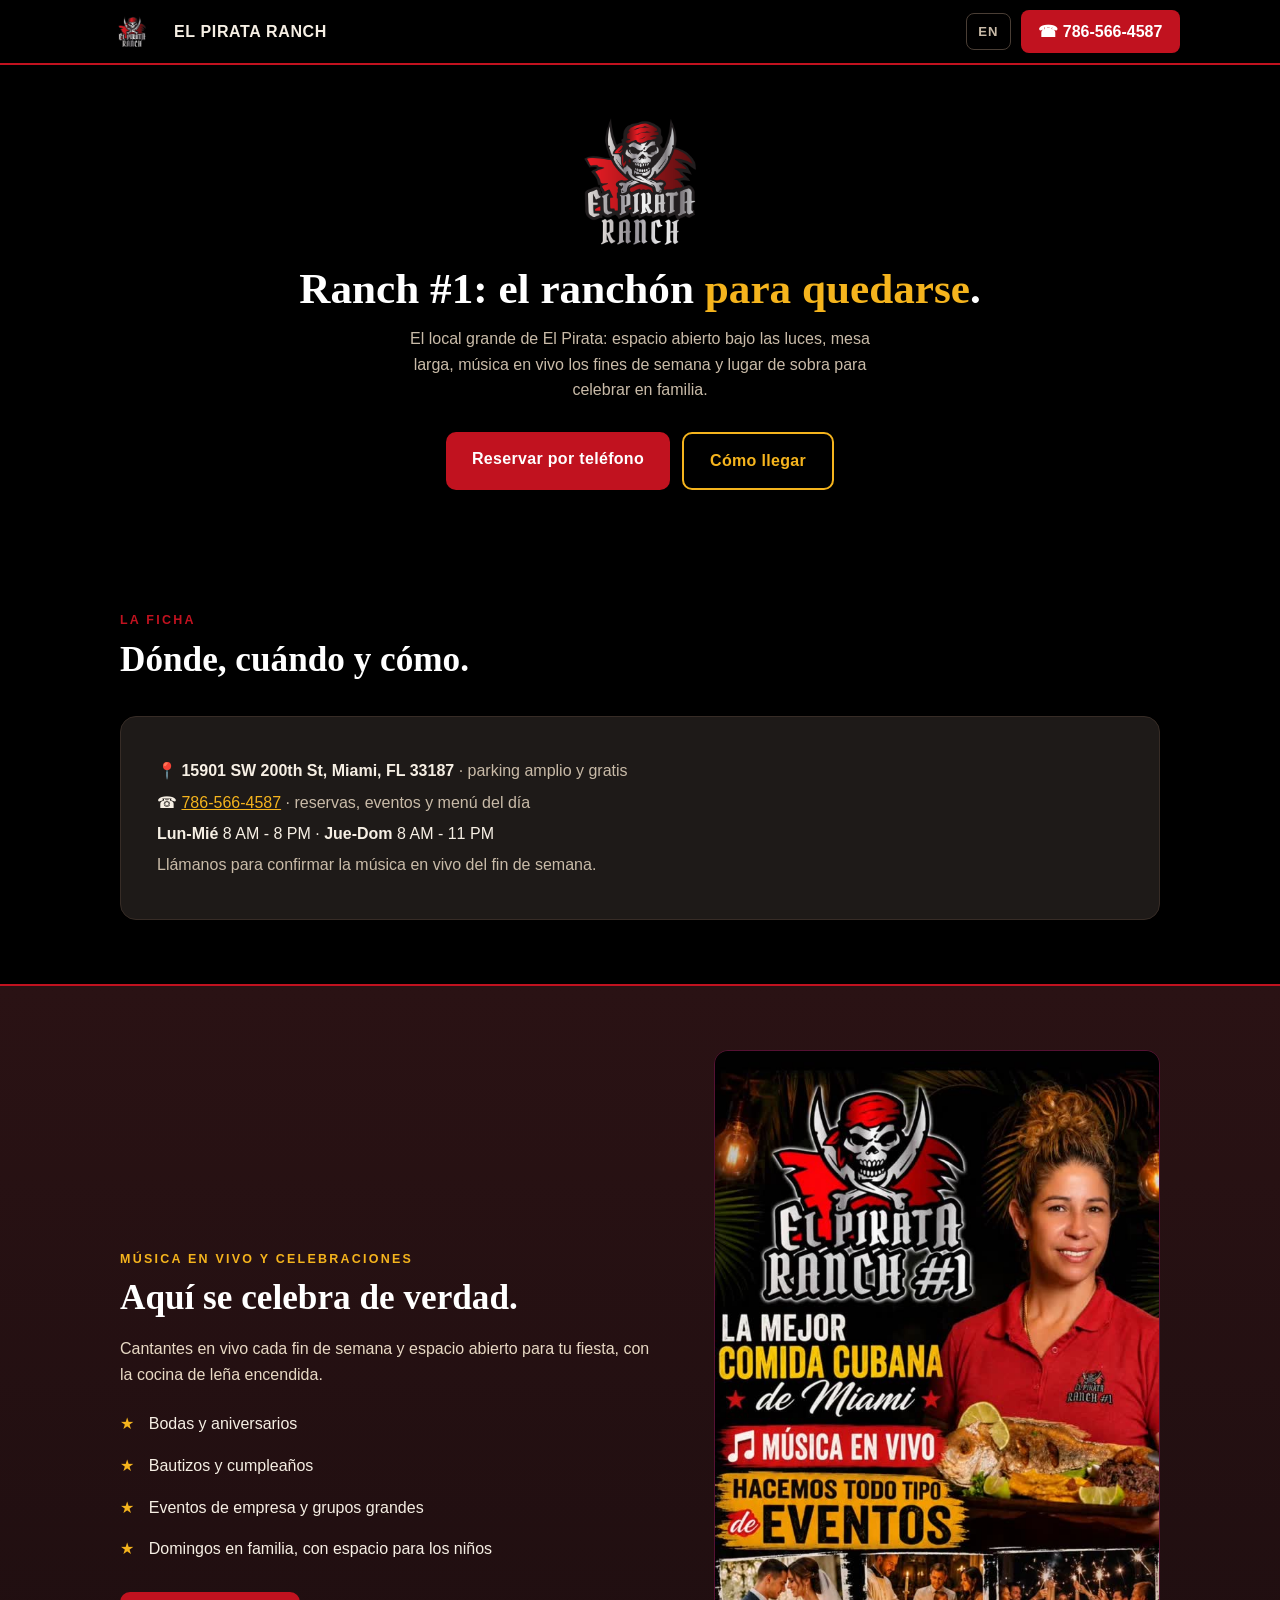
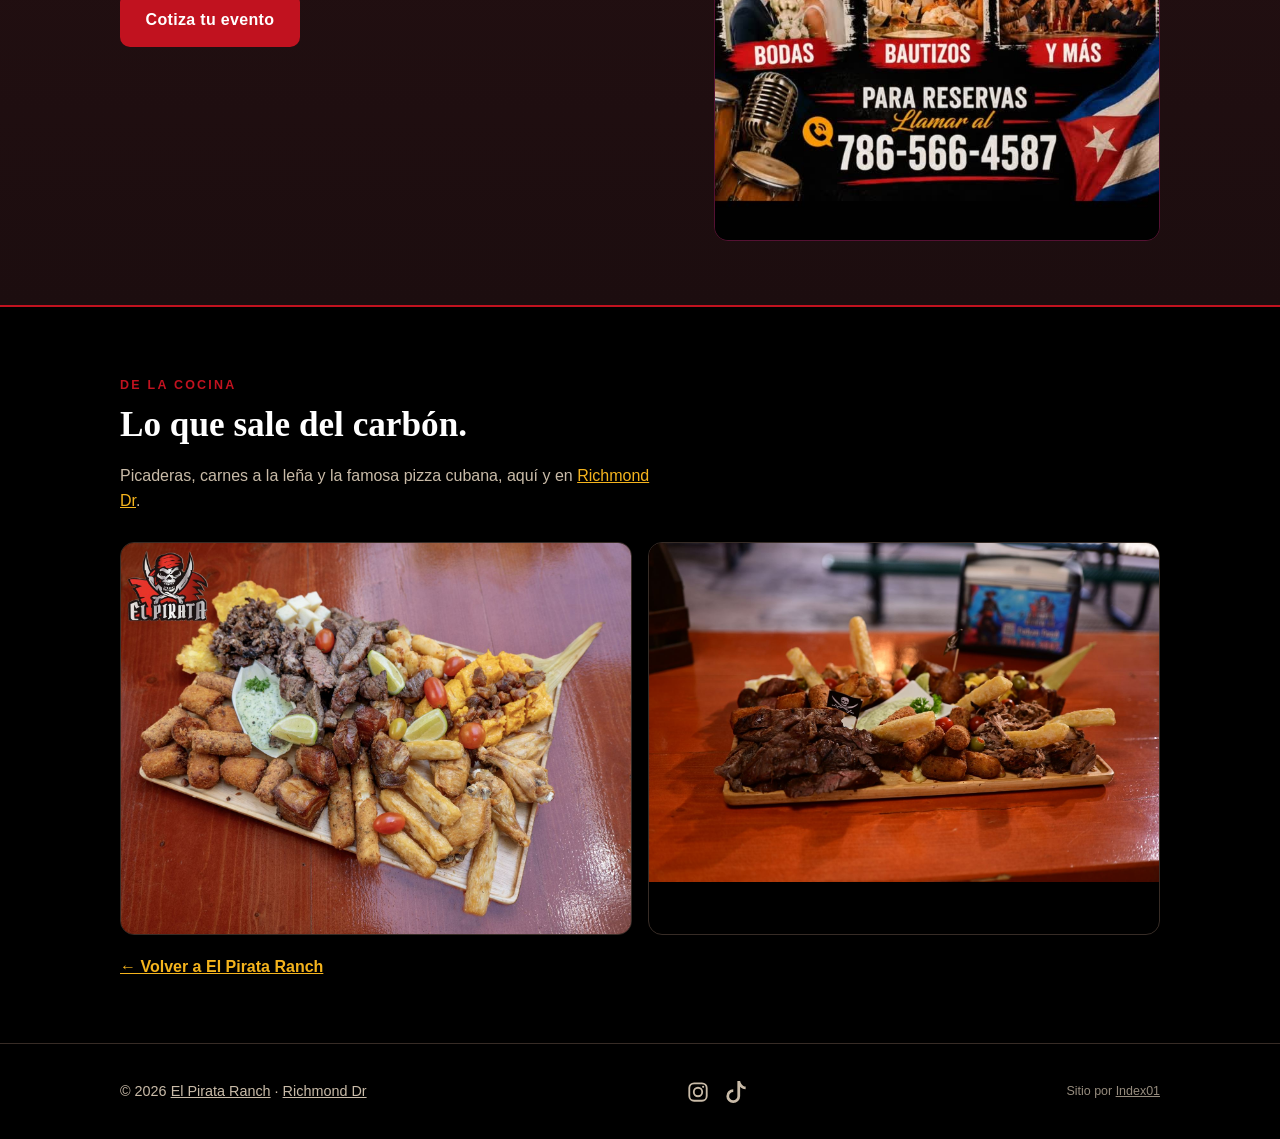
<file: ranch-1/index.html>
<!DOCTYPE html>
<html lang="es">
<head>
<meta charset="utf-8">
<meta name="viewport" content="width=device-width, initial-scale=1">
<title>El Pirata Ranch #1 | Ranchón cubano al aire libre en Miami, SW 200th St</title>
<meta name="description" content="El Pirata Ranch #1: comida cubana al aire libre en el suroeste de Miami. Música en vivo, bodas, bautizos y eventos. 15901 SW 200th St. Llama al 786-566-4587.">
<link rel="canonical" href="https://elpirataranch.com/ranch-1/">
<link rel="alternate" hreflang="es" href="https://elpirataranch.com/ranch-1/">
<link rel="alternate" hreflang="en" href="https://elpirataranch.com/en/ranch-1/">
<link rel="alternate" hreflang="x-default" href="https://elpirataranch.com/ranch-1/">
<meta property="og:type" content="restaurant.restaurant">
<meta property="og:locale" content="es_US">
<meta property="og:title" content="El Pirata Ranch #1 | Ranchón cubano al aire libre en Miami">
<meta property="og:description" content="Música en vivo, eventos y comida cubana de leña y carbón. 15901 SW 200th St, Miami.">
<meta property="og:image" content="https://elpirataranch.com/img/og-card-ranch1.jpg">
<meta property="og:image:width" content="1200">
<meta property="og:image:height" content="630">
<meta property="og:image:alt" content="Ranch #1, el ranchon de El Pirata Ranch: musica en vivo y eventos">
<meta property="og:url" content="https://elpirataranch.com/ranch-1/">
<meta property="og:site_name" content="El Pirata Ranch">
<meta name="twitter:card" content="summary_large_image">
<link rel="icon" href="/favicon.ico" sizes="48x48">
<link rel="icon" type="image/png" sizes="32x32" href="/img/favicon-32.png">
<link rel="icon" type="image/png" sizes="192x192" href="/img/favicon-192.png">
<link rel="apple-touch-icon" href="/img/apple-touch-icon.png">
<link rel="stylesheet" href="/styles.css">
<script type="application/ld+json">
{
  "@context": "https://schema.org",
  "@type": "Restaurant",
  "@id": "https://elpirataranch.com/ranch-1/#local",
  "name": "El Pirata Ranch #1",
  "description": "Restaurante cubano al aire libre con música en vivo y eventos: bodas, bautizos y celebraciones. El local grande de El Pirata Ranch.",
  "url": "https://elpirataranch.com/ranch-1/",
  "image": "https://elpirataranch.com/img/picadera-completa.jpg",
  "servesCuisine": "Cubana",
  "priceRange": "$20-30",
  "telephone": "+17865664587",
  "openingHours": ["Mo-We 08:00-20:00", "Th-Su 08:00-23:00"],
  "address": { "@type": "PostalAddress", "streetAddress": "15901 SW 200th St", "addressLocality": "Miami", "addressRegion": "FL", "postalCode": "33187", "addressCountry": "US" },
  "hasMap": "https://maps.google.com/?q=15901+SW+200th+St,+Miami,+FL+33187",
  "acceptsReservations": "True",
  "amenityFeature": [
    { "@type": "LocationFeatureSpecification", "name": "Al aire libre", "value": true },
    { "@type": "LocationFeatureSpecification", "name": "Música en vivo", "value": true },
    { "@type": "LocationFeatureSpecification", "name": "Parking gratis", "value": true },
    { "@type": "LocationFeatureSpecification", "name": "Pet-friendly", "value": true }
  ],
  "parentOrganization": { "@id": "https://elpirataranch.com/#brand", "name": "El Pirata Ranch", "url": "https://elpirataranch.com/" },
  "sameAs": ["https://www.yelp.com/biz/el-pirata-ranch-miami", "https://www.instagram.com/elpirata_cubanfood/", "https://www.tiktok.com/@el.pirata.miami"]
}
</script>
<script type="application/ld+json">
{
  "@context": "https://schema.org",
  "@type": "BreadcrumbList",
  "itemListElement": [
    { "@type": "ListItem", "position": 1, "name": "El Pirata Ranch", "item": "https://elpirataranch.com/" },
    { "@type": "ListItem", "position": 2, "name": "Ranch #1", "item": "https://elpirataranch.com/ranch-1/" }
  ]
}
</script>
</head>
<body>

<header>
  <div class="wrap nav">
    <a class="brand" href="/"><img src="/img/logo-marca-320.png" alt="El Pirata Ranch" width="64" height="36"><span>EL PIRATA RANCH</span></a>
    <span class="nav-right">
      <a class="lang" href="/en/ranch-1/" hreflang="en" lang="en">EN</a>
      <a class="call" href="tel:+17865664587">☎ 786-566-4587</a>
    </span>
  </div>
</header>

<section class="hero-local">
  <div class="wrap">
    <img class="logo" src="/img/logo-marca.png" alt="El Pirata Ranch" width="760" height="422">
    <h1>Ranch #1: el ranchón <em>para quedarse</em>.</h1>
    <p class="lede">El local grande de El Pirata: espacio abierto bajo las luces, mesa larga, música en vivo los fines de semana y lugar de sobra para celebrar en familia.</p>
    <div class="cta">
      <a class="btn btn-rojo" href="tel:+17865664587">Reservar por teléfono</a>
      <a class="btn btn-borde" href="https://maps.google.com/?q=15901+SW+200th+St,+Miami,+FL+33187" target="_blank" rel="noopener">Cómo llegar</a>
    </div>
  </div>
</section>

<section>
  <div class="wrap">
    <span class="sub">La ficha</span>
    <h2>Dónde, cuándo y cómo.</h2>
    <div class="ficha">
      <p>📍 <b>15901 SW 200th St, Miami, FL 33187</b> <span class="dato">· parking amplio y gratis</span></p>
      <p>☎ <a href="tel:+17865664587">786-566-4587</a> <span class="dato">· reservas, eventos y menú del día</span></p>
      <p><b>Lun-Mié</b> 8 AM - 8 PM · <b>Jue-Dom</b> 8 AM - 11 PM</p>
      <p class="dato">Llámanos para confirmar la música en vivo del fin de semana.</p>
    </div>
  </div>
</section>

<section class="eventos">
  <div class="wrap ev-grid">
    <div>
      <span class="sub" style="color:var(--oro)">Música en vivo y celebraciones</span>
      <h2>Aquí se celebra de verdad.</h2>
      <p class="intro" style="color:#e8d9c4">Cantantes en vivo cada fin de semana y espacio abierto para tu fiesta, con la cocina de leña encendida.</p>
      <ul class="ev-lista">
        <li>Bodas y aniversarios</li>
        <li>Bautizos y cumpleaños</li>
        <li>Eventos de empresa y grupos grandes</li>
        <li>Domingos en familia, con espacio para los niños</li>
      </ul>
      <div class="cta" style="justify-content:flex-start;margin-top:1.4rem">
        <a class="btn btn-rojo" href="tel:+17865664587">Cotiza tu evento</a>
      </div>
    </div>
    <div class="ev-foto"><img src="/img/foto3.jpg" alt="Música en vivo y eventos en El Pirata Ranch #1" loading="lazy"></div>
  </div>
</section>

<section>
  <div class="wrap">
    <span class="sub">De la cocina</span>
    <h2>Lo que sale del carbón.</h2>
    <p class="intro">Picaderas, carnes a la leña y la famosa pizza cubana, aquí y en <a href="/richmond/">Richmond Dr</a>.</p>
    <div class="galeria">
      <figure><img src="/img/picadera-completa.jpg" alt="Picadera completa de El Pirata Ranch: carnes, yuca, croquetas y tamal" loading="lazy"></figure>
      <figure><img src="/img/picadera-mesa.jpg" alt="Tabla de picadera servida en la mesa del ranch" loading="lazy"></figure>
    </div>
    <a class="volver" href="/">← Volver a El Pirata Ranch</a>
  </div>
</section>

<footer>
  <div class="wrap f-row">
    <span>© 2026 <a href="/">El Pirata Ranch</a> · <a href="/richmond/">Richmond Dr</a></span>
    <span class="social">
      <a class="ig" href="https://www.instagram.com/elpirata_cubanfood/" target="_blank" rel="noopener" aria-label="Instagram de El Pirata Ranch" title="@elpirata_cubanfood"><svg viewBox="0 0 24 24" fill="none" stroke="currentColor" stroke-width="2" stroke-linecap="round" aria-hidden="true"><rect x="2.5" y="2.5" width="19" height="19" rx="5.2"/><circle cx="12" cy="12" r="4.6"/><circle cx="17.6" cy="6.4" r="1.15" fill="currentColor" stroke="none"/></svg></a>
      <a class="ig" href="https://www.tiktok.com/@el.pirata.miami" target="_blank" rel="noopener" aria-label="TikTok de El Pirata Ranch" title="@el.pirata.miami"><svg viewBox="0 0 16 16" fill="currentColor" aria-hidden="true"><path d="M9 0h1.98c.144.715.54 1.617 1.235 2.512C12.895 3.389 13.797 4 15 4v2c-1.753 0-3.07-.814-4-1.829V11a5 5 0 1 1-5-5v2a3 3 0 1 0 3 3V0Z"/></svg></a>
    </span>
    <span class="idx">Sitio por <a href="https://index01.net" target="_blank" rel="noopener">Index01</a></span>
  </div>
</footer>

</body>
</html>
</file>
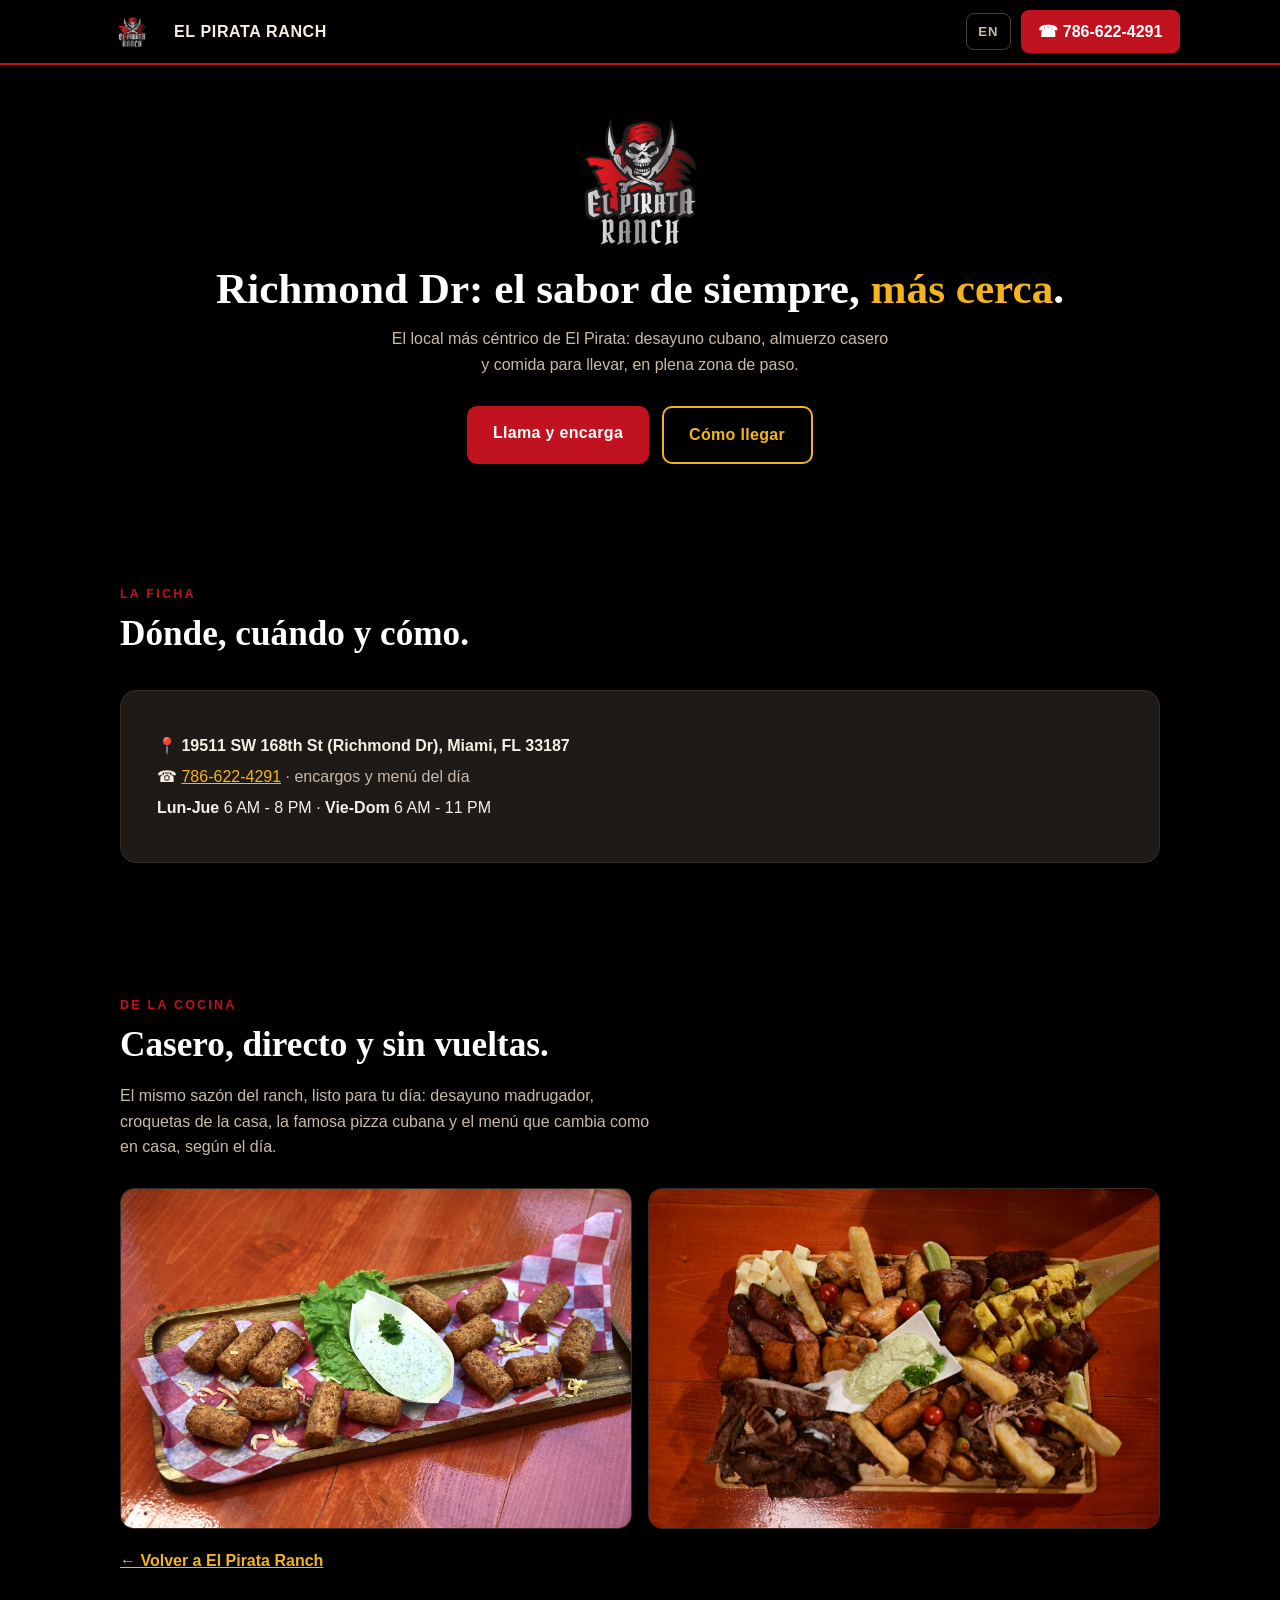
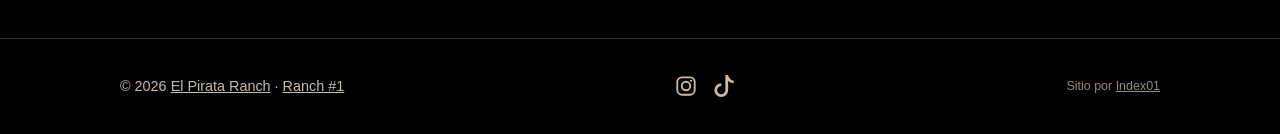
<file: richmond/index.html>
<!DOCTYPE html>
<html lang="es">
<head>
<meta charset="utf-8">
<meta name="viewport" content="width=device-width, initial-scale=1">
<title>El Pirata Ranch · Richmond Dr | Comida cubana y desayuno en Miami, SW 168th St</title>
<meta name="description" content="El Pirata Ranch en Richmond Dr: comida cubana auténtica, desayuno cubano y almuerzo casero para llevar. 19511 SW 168th St, Miami. Llama al 786-622-4291.">
<link rel="canonical" href="https://elpirataranch.com/richmond/">
<link rel="alternate" hreflang="es" href="https://elpirataranch.com/richmond/">
<link rel="alternate" hreflang="en" href="https://elpirataranch.com/en/richmond/">
<link rel="alternate" hreflang="x-default" href="https://elpirataranch.com/richmond/">
<meta property="og:type" content="restaurant.restaurant">
<meta property="og:locale" content="es_US">
<meta property="og:title" content="El Pirata Ranch · Richmond Dr | Comida cubana y desayuno en Miami">
<meta property="og:description" content="Desayuno cubano y almuerzo casero para llevar. 19511 SW 168th St, Miami.">
<meta property="og:image" content="https://elpirataranch.com/img/og-card-richmond.jpg">
<meta property="og:image:width" content="1200">
<meta property="og:image:height" content="630">
<meta property="og:image:alt" content="Richmond Dr, la comida cubana al paso de El Pirata Ranch">
<meta property="og:url" content="https://elpirataranch.com/richmond/">
<meta property="og:site_name" content="El Pirata Ranch">
<meta name="twitter:card" content="summary_large_image">
<link rel="icon" href="/favicon.ico" sizes="48x48">
<link rel="icon" type="image/png" sizes="32x32" href="/img/favicon-32.png">
<link rel="icon" type="image/png" sizes="192x192" href="/img/favicon-192.png">
<link rel="apple-touch-icon" href="/img/apple-touch-icon.png">
<link rel="stylesheet" href="/styles.css">
<script type="application/ld+json">
{
  "@context": "https://schema.org",
  "@type": "Restaurant",
  "@id": "https://elpirataranch.com/richmond/#local",
  "name": "El Pirata Ranch · Richmond Dr",
  "description": "El local más céntrico de El Pirata Ranch: comida cubana casera, desayuno cubano y almuerzo para llevar.",
  "url": "https://elpirataranch.com/richmond/",
  "image": "https://elpirataranch.com/img/croquetas.jpg",
  "servesCuisine": "Cubana",
  "priceRange": "$10-20",
  "telephone": "+17866224291",
  "address": { "@type": "PostalAddress", "streetAddress": "19511 SW 168th St", "addressLocality": "Miami", "addressRegion": "FL", "postalCode": "33187", "addressCountry": "US" },
  "openingHours": ["Mo-Th 06:00-20:00", "Fr-Su 06:00-23:00"],
  "hasMap": "https://maps.google.com/?q=19511+SW+168th+St,+Miami,+FL+33187",
  "parentOrganization": { "@id": "https://elpirataranch.com/#brand", "name": "El Pirata Ranch", "url": "https://elpirataranch.com/" }
}
</script>
<script type="application/ld+json">
{
  "@context": "https://schema.org",
  "@type": "BreadcrumbList",
  "itemListElement": [
    { "@type": "ListItem", "position": 1, "name": "El Pirata Ranch", "item": "https://elpirataranch.com/" },
    { "@type": "ListItem", "position": 2, "name": "Richmond Dr", "item": "https://elpirataranch.com/richmond/" }
  ]
}
</script>
</head>
<body>

<header>
  <div class="wrap nav">
    <a class="brand" href="/"><img src="/img/logo-marca-320.png" alt="El Pirata Ranch" width="64" height="36"><span>EL PIRATA RANCH</span></a>
    <span class="nav-right">
      <a class="lang" href="/en/richmond/" hreflang="en" lang="en">EN</a>
      <a class="call" href="tel:+17866224291">☎ 786-622-4291</a>
    </span>
  </div>
</header>

<section class="hero-local">
  <div class="wrap">
    <img class="logo" src="/img/logo-marca.png" alt="El Pirata Ranch" width="760" height="422">
    <h1>Richmond Dr: el sabor de siempre, <em>más cerca</em>.</h1>
    <p class="lede">El local más céntrico de El Pirata: desayuno cubano, almuerzo casero y comida para llevar, en plena zona de paso.</p>
    <div class="cta">
      <a class="btn btn-rojo" href="tel:+17866224291">Llama y encarga</a>
      <a class="btn btn-borde" href="https://maps.google.com/?q=19511+SW+168th+St,+Miami,+FL+33187" target="_blank" rel="noopener">Cómo llegar</a>
    </div>
  </div>
</section>

<section>
  <div class="wrap">
    <span class="sub">La ficha</span>
    <h2>Dónde, cuándo y cómo.</h2>
    <div class="ficha">
      <p>📍 <b>19511 SW 168th St (Richmond Dr), Miami, FL 33187</b></p>
      <p>☎ <a href="tel:+17866224291">786-622-4291</a> <span class="dato">· encargos y menú del día</span></p>
      <p><b>Lun-Jue</b> 6 AM - 8 PM · <b>Vie-Dom</b> 6 AM - 11 PM</p>
    </div>
  </div>
</section>

<section>
  <div class="wrap">
    <span class="sub">De la cocina</span>
    <h2>Casero, directo y sin vueltas.</h2>
    <p class="intro">El mismo sazón del ranch, listo para tu día: desayuno madrugador, croquetas de la casa, la famosa pizza cubana y el menú que cambia como en casa, según el día.</p>
    <div class="galeria">
      <figure><img src="/img/croquetas.jpg" alt="Croquetas caseras de El Pirata Ranch con salsa de la casa" loading="lazy"></figure>
      <figure><img src="/img/picadera-cenital.jpg" alt="Picadera cubana para compartir de El Pirata Ranch" loading="lazy"></figure>
    </div>
    <a class="volver" href="/">← Volver a El Pirata Ranch</a>
  </div>
</section>

<footer>
  <div class="wrap f-row">
    <span>© 2026 <a href="/">El Pirata Ranch</a> · <a href="/ranch-1/">Ranch #1</a></span>
    <span class="social">
      <a class="ig" href="https://www.instagram.com/elpirata_cubanfood/" target="_blank" rel="noopener" aria-label="Instagram de El Pirata Ranch" title="@elpirata_cubanfood"><svg viewBox="0 0 24 24" fill="none" stroke="currentColor" stroke-width="2" stroke-linecap="round" aria-hidden="true"><rect x="2.5" y="2.5" width="19" height="19" rx="5.2"/><circle cx="12" cy="12" r="4.6"/><circle cx="17.6" cy="6.4" r="1.15" fill="currentColor" stroke="none"/></svg></a>
      <a class="ig" href="https://www.tiktok.com/@el.pirata.miami" target="_blank" rel="noopener" aria-label="TikTok de El Pirata Ranch" title="@el.pirata.miami"><svg viewBox="0 0 16 16" fill="currentColor" aria-hidden="true"><path d="M9 0h1.98c.144.715.54 1.617 1.235 2.512C12.895 3.389 13.797 4 15 4v2c-1.753 0-3.07-.814-4-1.829V11a5 5 0 1 1-5-5v2a3 3 0 1 0 3 3V0Z"/></svg></a>
    </span>
    <span class="idx">Sitio por <a href="https://index01.net" target="_blank" rel="noopener">Index01</a></span>
  </div>
</footer>

</body>
</html>
</file>
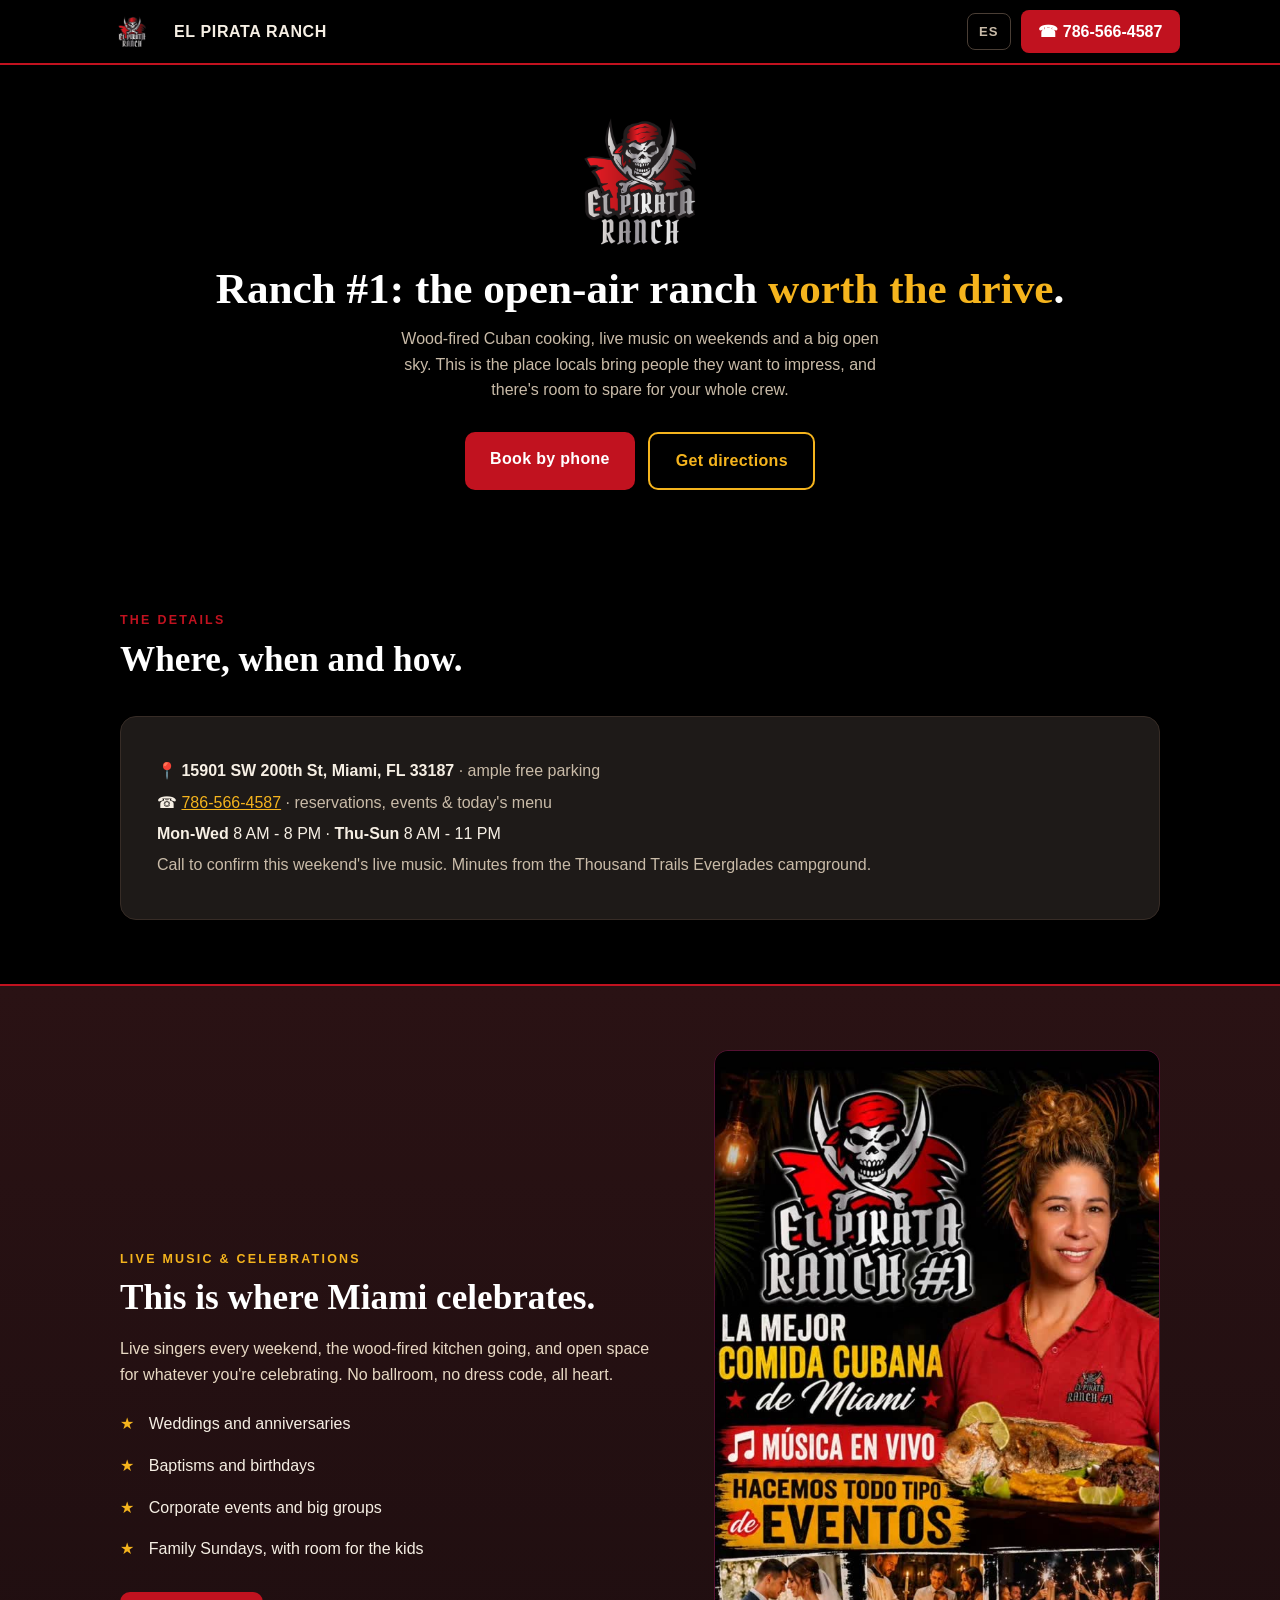
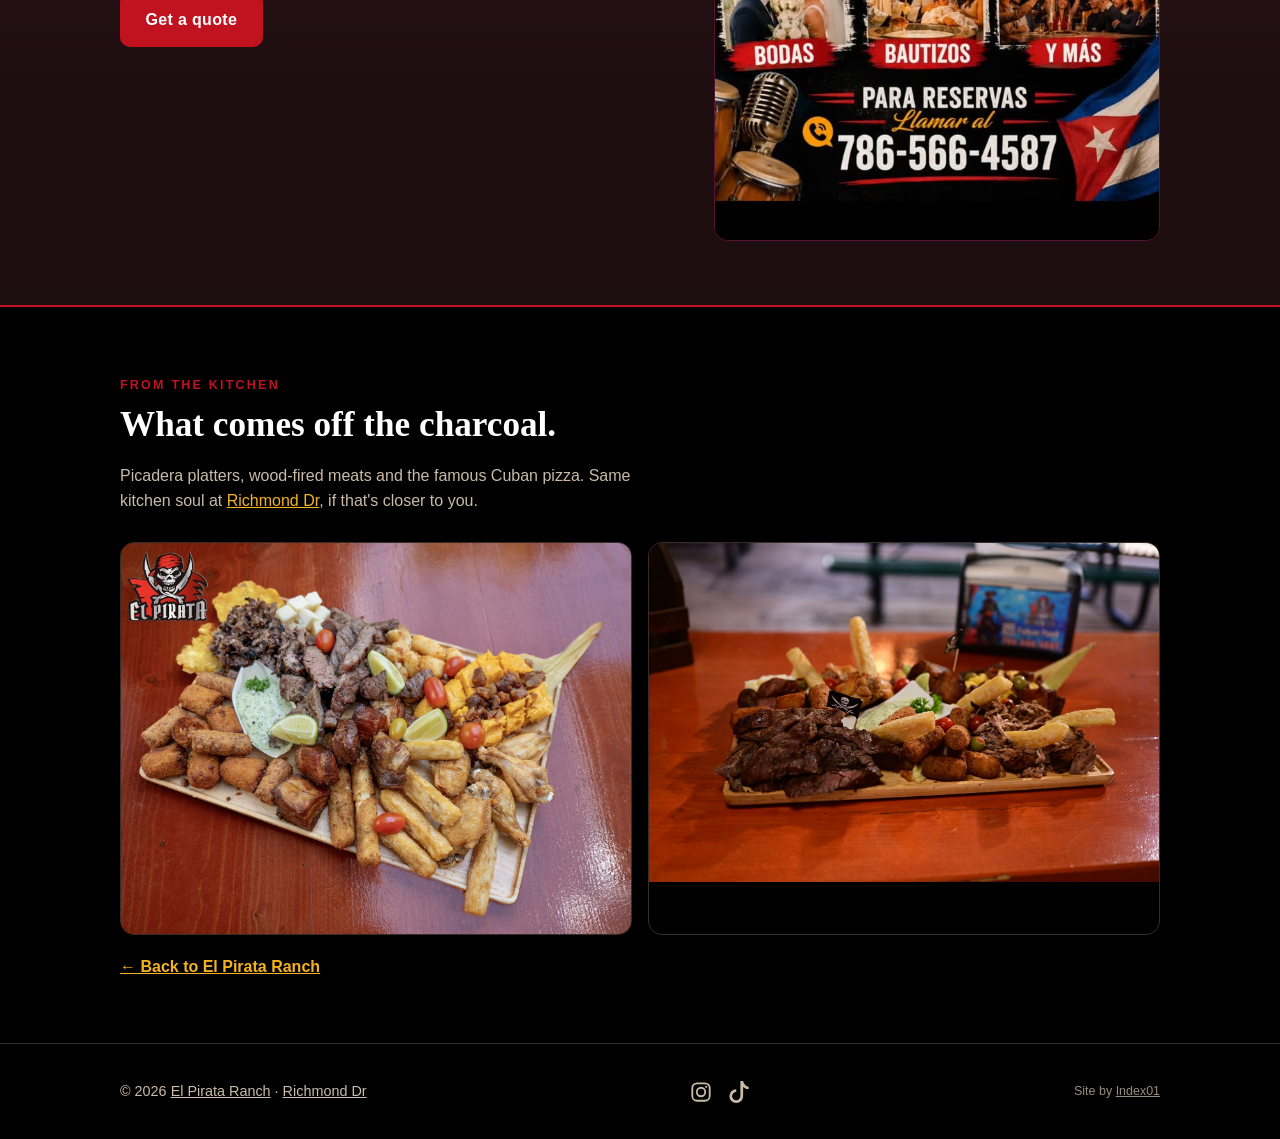
<file: en/ranch-1/index.html>
<!DOCTYPE html>
<html lang="en">
<head>
<meta charset="utf-8">
<meta name="viewport" content="width=device-width, initial-scale=1">
<title>El Pirata Ranch #1 | Open-Air Cuban Restaurant &amp; Live Music in Miami, SW 200th St</title>
<meta name="description" content="El Pirata Ranch #1: open-air Cuban food in southwest Miami. Live music, weddings, baptisms and events. 15901 SW 200th St. Call 786-566-4587.">
<link rel="canonical" href="https://elpirataranch.com/en/ranch-1/">
<link rel="alternate" hreflang="es" href="https://elpirataranch.com/ranch-1/">
<link rel="alternate" hreflang="en" href="https://elpirataranch.com/en/ranch-1/">
<link rel="alternate" hreflang="x-default" href="https://elpirataranch.com/ranch-1/">
<meta property="og:type" content="restaurant.restaurant">
<meta property="og:locale" content="en_US">
<meta property="og:title" content="El Pirata Ranch #1 | Open-Air Cuban Restaurant &amp; Live Music in Miami">
<meta property="og:description" content="Live music, events and wood-and-charcoal Cuban food. 15901 SW 200th St, Miami.">
<meta property="og:image" content="https://elpirataranch.com/img/og-card-ranch1.jpg">
<meta property="og:image:width" content="1200">
<meta property="og:image:height" content="630">
<meta property="og:image:alt" content="Ranch #1, El Pirata Ranch's open-air venue: live music and events">
<meta property="og:url" content="https://elpirataranch.com/en/ranch-1/">
<meta property="og:site_name" content="El Pirata Ranch">
<meta name="twitter:card" content="summary_large_image">
<link rel="icon" href="/favicon.ico" sizes="48x48">
<link rel="icon" type="image/png" sizes="32x32" href="/img/favicon-32.png">
<link rel="icon" type="image/png" sizes="192x192" href="/img/favicon-192.png">
<link rel="apple-touch-icon" href="/img/apple-touch-icon.png">
<link rel="stylesheet" href="/styles.css">
<script type="application/ld+json">
{
  "@context": "https://schema.org",
  "@type": "Restaurant",
  "@id": "https://elpirataranch.com/ranch-1/#local",
  "name": "El Pirata Ranch #1",
  "description": "Open-air Cuban restaurant with live music and events: weddings, baptisms and celebrations. El Pirata Ranch's big location.",
  "url": "https://elpirataranch.com/ranch-1/",
  "image": "https://elpirataranch.com/img/picadera-completa.jpg",
  "servesCuisine": "Cuban",
  "priceRange": "$20-30",
  "telephone": "+17865664587",
  "openingHours": ["Mo-We 08:00-20:00", "Th-Su 08:00-23:00"],
  "address": { "@type": "PostalAddress", "streetAddress": "15901 SW 200th St", "addressLocality": "Miami", "addressRegion": "FL", "postalCode": "33187", "addressCountry": "US" },
  "hasMap": "https://maps.google.com/?q=15901+SW+200th+St,+Miami,+FL+33187",
  "acceptsReservations": "True",
  "amenityFeature": [
    { "@type": "LocationFeatureSpecification", "name": "Outdoor seating", "value": true },
    { "@type": "LocationFeatureSpecification", "name": "Live music", "value": true },
    { "@type": "LocationFeatureSpecification", "name": "Free parking", "value": true },
    { "@type": "LocationFeatureSpecification", "name": "Pet-friendly", "value": true }
  ],
  "parentOrganization": { "@id": "https://elpirataranch.com/#brand", "name": "El Pirata Ranch", "url": "https://elpirataranch.com/" },
  "sameAs": ["https://www.yelp.com/biz/el-pirata-ranch-miami", "https://www.instagram.com/elpirata_cubanfood/", "https://www.tiktok.com/@el.pirata.miami"]
}
</script>
<script type="application/ld+json">
{
  "@context": "https://schema.org",
  "@type": "BreadcrumbList",
  "itemListElement": [
    { "@type": "ListItem", "position": 1, "name": "El Pirata Ranch", "item": "https://elpirataranch.com/en/" },
    { "@type": "ListItem", "position": 2, "name": "Ranch #1", "item": "https://elpirataranch.com/en/ranch-1/" }
  ]
}
</script>
</head>
<body>

<header>
  <div class="wrap nav">
    <a class="brand" href="/en/"><img src="/img/logo-marca-320.png" alt="El Pirata Ranch" width="64" height="36"><span>EL PIRATA RANCH</span></a>
    <span class="nav-right">
      <a class="lang" href="/ranch-1/" hreflang="es" lang="es">ES</a>
      <a class="call" href="tel:+17865664587">☎ 786-566-4587</a>
    </span>
  </div>
</header>

<section class="hero-local">
  <div class="wrap">
    <img class="logo" src="/img/logo-marca.png" alt="El Pirata Ranch" width="760" height="422">
    <h1>Ranch #1: the open-air ranch <em>worth the drive</em>.</h1>
    <p class="lede">Wood-fired Cuban cooking, live music on weekends and a big open sky. This is the place locals bring people they want to impress, and there's room to spare for your whole crew.</p>
    <div class="cta">
      <a class="btn btn-rojo" href="tel:+17865664587">Book by phone</a>
      <a class="btn btn-borde" href="https://maps.google.com/?q=15901+SW+200th+St,+Miami,+FL+33187" target="_blank" rel="noopener">Get directions</a>
    </div>
  </div>
</section>

<section>
  <div class="wrap">
    <span class="sub">The details</span>
    <h2>Where, when and how.</h2>
    <div class="ficha">
      <p>📍 <b>15901 SW 200th St, Miami, FL 33187</b> <span class="dato">· ample free parking</span></p>
      <p>☎ <a href="tel:+17865664587">786-566-4587</a> <span class="dato">· reservations, events &amp; today's menu</span></p>
      <p><b>Mon-Wed</b> 8 AM - 8 PM · <b>Thu-Sun</b> 8 AM - 11 PM</p>
      <p class="dato">Call to confirm this weekend's live music. Minutes from the Thousand Trails Everglades campground.</p>
    </div>
  </div>
</section>

<section class="eventos">
  <div class="wrap ev-grid">
    <div>
      <span class="sub" style="color:var(--oro)">Live music &amp; celebrations</span>
      <h2>This is where Miami celebrates.</h2>
      <p class="intro" style="color:#e8d9c4">Live singers every weekend, the wood-fired kitchen going, and open space for whatever you're celebrating. No ballroom, no dress code, all heart.</p>
      <ul class="ev-lista">
        <li>Weddings and anniversaries</li>
        <li>Baptisms and birthdays</li>
        <li>Corporate events and big groups</li>
        <li>Family Sundays, with room for the kids</li>
      </ul>
      <div class="cta" style="justify-content:flex-start;margin-top:1.4rem">
        <a class="btn btn-rojo" href="tel:+17865664587">Get a quote</a>
      </div>
    </div>
    <div class="ev-foto"><img src="/img/foto3.jpg" alt="Live music and events at El Pirata Ranch #1" loading="lazy"></div>
  </div>
</section>

<section>
  <div class="wrap">
    <span class="sub">From the kitchen</span>
    <h2>What comes off the charcoal.</h2>
    <p class="intro">Picadera platters, wood-fired meats and the famous Cuban pizza. Same kitchen soul at <a href="/en/richmond/">Richmond Dr</a>, if that's closer to you.</p>
    <div class="galeria">
      <figure><img src="/img/picadera-completa.jpg" alt="Full picadera platter at El Pirata Ranch: meats, yuca, croquetas and tamal" loading="lazy"></figure>
      <figure><img src="/img/picadera-mesa.jpg" alt="Picadera board served at the ranch table" loading="lazy"></figure>
    </div>
    <a class="volver" href="/en/">← Back to El Pirata Ranch</a>
  </div>
</section>

<footer>
  <div class="wrap f-row">
    <span>© 2026 <a href="/en/">El Pirata Ranch</a> · <a href="/en/richmond/">Richmond Dr</a></span>
    <span class="social">
      <a class="ig" href="https://www.instagram.com/elpirata_cubanfood/" target="_blank" rel="noopener" aria-label="El Pirata Ranch on Instagram" title="@elpirata_cubanfood"><svg viewBox="0 0 24 24" fill="none" stroke="currentColor" stroke-width="2" stroke-linecap="round" aria-hidden="true"><rect x="2.5" y="2.5" width="19" height="19" rx="5.2"/><circle cx="12" cy="12" r="4.6"/><circle cx="17.6" cy="6.4" r="1.15" fill="currentColor" stroke="none"/></svg></a>
      <a class="ig" href="https://www.tiktok.com/@el.pirata.miami" target="_blank" rel="noopener" aria-label="El Pirata Ranch on TikTok" title="@el.pirata.miami"><svg viewBox="0 0 16 16" fill="currentColor" aria-hidden="true"><path d="M9 0h1.98c.144.715.54 1.617 1.235 2.512C12.895 3.389 13.797 4 15 4v2c-1.753 0-3.07-.814-4-1.829V11a5 5 0 1 1-5-5v2a3 3 0 1 0 3 3V0Z"/></svg></a>
    </span>
    <span class="idx">Site by <a href="https://index01.net" target="_blank" rel="noopener">Index01</a></span>
  </div>
</footer>

</body>
</html>
</file>
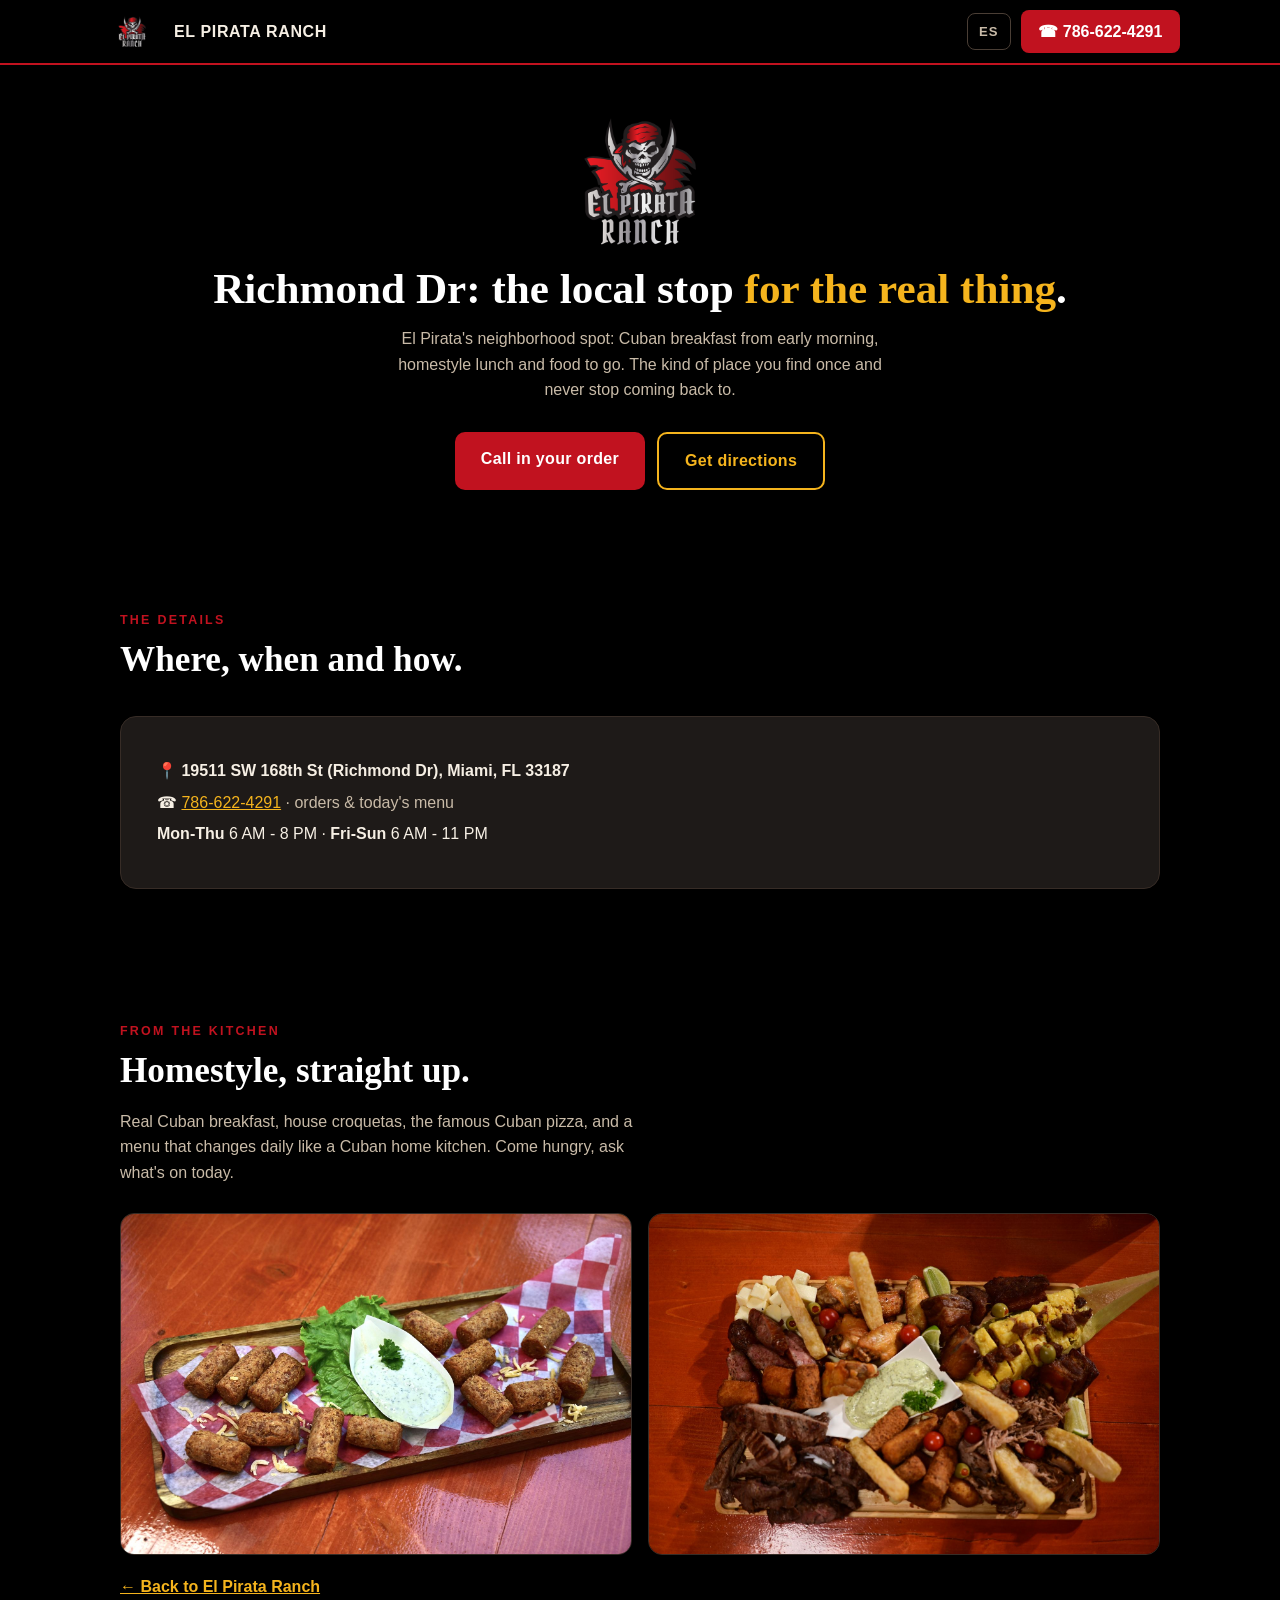
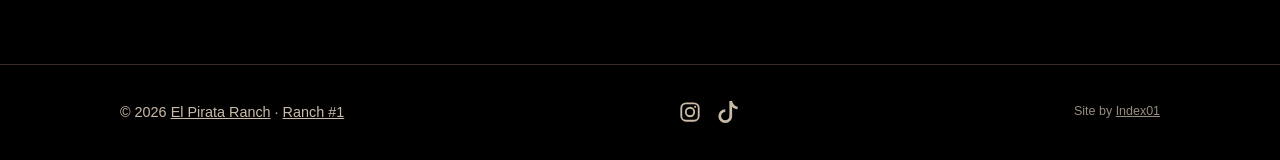
<file: en/richmond/index.html>
<!DOCTYPE html>
<html lang="en">
<head>
<meta charset="utf-8">
<meta name="viewport" content="width=device-width, initial-scale=1">
<title>El Pirata Ranch · Richmond Dr | Cuban Food &amp; Breakfast in Miami, SW 168th St</title>
<meta name="description" content="El Pirata Ranch on Richmond Dr: authentic Cuban food, Cuban breakfast and homestyle lunch to go. 19511 SW 168th St, Miami. Call 786-622-4291.">
<link rel="canonical" href="https://elpirataranch.com/en/richmond/">
<link rel="alternate" hreflang="es" href="https://elpirataranch.com/richmond/">
<link rel="alternate" hreflang="en" href="https://elpirataranch.com/en/richmond/">
<link rel="alternate" hreflang="x-default" href="https://elpirataranch.com/richmond/">
<meta property="og:type" content="restaurant.restaurant">
<meta property="og:locale" content="en_US">
<meta property="og:title" content="El Pirata Ranch · Richmond Dr | Cuban Food &amp; Breakfast in Miami">
<meta property="og:description" content="Cuban breakfast and homestyle lunch to go. 19511 SW 168th St, Miami.">
<meta property="og:image" content="https://elpirataranch.com/img/og-card-richmond.jpg">
<meta property="og:image:width" content="1200">
<meta property="og:image:height" content="630">
<meta property="og:image:alt" content="Richmond Dr, El Pirata Ranch's grab-and-go Cuban food spot">
<meta property="og:url" content="https://elpirataranch.com/en/richmond/">
<meta property="og:site_name" content="El Pirata Ranch">
<meta name="twitter:card" content="summary_large_image">
<link rel="icon" href="/favicon.ico" sizes="48x48">
<link rel="icon" type="image/png" sizes="32x32" href="/img/favicon-32.png">
<link rel="icon" type="image/png" sizes="192x192" href="/img/favicon-192.png">
<link rel="apple-touch-icon" href="/img/apple-touch-icon.png">
<link rel="stylesheet" href="/styles.css">
<script type="application/ld+json">
{
  "@context": "https://schema.org",
  "@type": "Restaurant",
  "@id": "https://elpirataranch.com/richmond/#local",
  "name": "El Pirata Ranch · Richmond Dr",
  "description": "El Pirata Ranch's most central spot: homestyle Cuban food, Cuban breakfast and lunch to go.",
  "url": "https://elpirataranch.com/richmond/",
  "image": "https://elpirataranch.com/img/croquetas.jpg",
  "servesCuisine": "Cuban",
  "priceRange": "$10-20",
  "telephone": "+17866224291",
  "address": { "@type": "PostalAddress", "streetAddress": "19511 SW 168th St", "addressLocality": "Miami", "addressRegion": "FL", "postalCode": "33187", "addressCountry": "US" },
  "openingHours": ["Mo-Th 06:00-20:00", "Fr-Su 06:00-23:00"],
  "hasMap": "https://maps.google.com/?q=19511+SW+168th+St,+Miami,+FL+33187",
  "parentOrganization": { "@id": "https://elpirataranch.com/#brand", "name": "El Pirata Ranch", "url": "https://elpirataranch.com/" }
}
</script>
<script type="application/ld+json">
{
  "@context": "https://schema.org",
  "@type": "BreadcrumbList",
  "itemListElement": [
    { "@type": "ListItem", "position": 1, "name": "El Pirata Ranch", "item": "https://elpirataranch.com/en/" },
    { "@type": "ListItem", "position": 2, "name": "Richmond Dr", "item": "https://elpirataranch.com/en/richmond/" }
  ]
}
</script>
</head>
<body>

<header>
  <div class="wrap nav">
    <a class="brand" href="/en/"><img src="/img/logo-marca-320.png" alt="El Pirata Ranch" width="64" height="36"><span>EL PIRATA RANCH</span></a>
    <span class="nav-right">
      <a class="lang" href="/richmond/" hreflang="es" lang="es">ES</a>
      <a class="call" href="tel:+17866224291">☎ 786-622-4291</a>
    </span>
  </div>
</header>

<section class="hero-local">
  <div class="wrap">
    <img class="logo" src="/img/logo-marca.png" alt="El Pirata Ranch" width="760" height="422">
    <h1>Richmond Dr: the local stop <em>for the real thing</em>.</h1>
    <p class="lede">El Pirata's neighborhood spot: Cuban breakfast from early morning, homestyle lunch and food to go. The kind of place you find once and never stop coming back to.</p>
    <div class="cta">
      <a class="btn btn-rojo" href="tel:+17866224291">Call in your order</a>
      <a class="btn btn-borde" href="https://maps.google.com/?q=19511+SW+168th+St,+Miami,+FL+33187" target="_blank" rel="noopener">Get directions</a>
    </div>
  </div>
</section>

<section>
  <div class="wrap">
    <span class="sub">The details</span>
    <h2>Where, when and how.</h2>
    <div class="ficha">
      <p>📍 <b>19511 SW 168th St (Richmond Dr), Miami, FL 33187</b></p>
      <p>☎ <a href="tel:+17866224291">786-622-4291</a> <span class="dato">· orders &amp; today's menu</span></p>
      <p><b>Mon-Thu</b> 6 AM - 8 PM · <b>Fri-Sun</b> 6 AM - 11 PM</p>
    </div>
  </div>
</section>

<section>
  <div class="wrap">
    <span class="sub">From the kitchen</span>
    <h2>Homestyle, straight up.</h2>
    <p class="intro">Real Cuban breakfast, house croquetas, the famous Cuban pizza, and a menu that changes daily like a Cuban home kitchen. Come hungry, ask what's on today.</p>
    <div class="galeria">
      <figure><img src="/img/croquetas.jpg" alt="Homemade croquetas from El Pirata Ranch with house sauce" loading="lazy"></figure>
      <figure><img src="/img/picadera-cenital.jpg" alt="Cuban picadera platter to share from El Pirata Ranch" loading="lazy"></figure>
    </div>
    <a class="volver" href="/en/">← Back to El Pirata Ranch</a>
  </div>
</section>

<footer>
  <div class="wrap f-row">
    <span>© 2026 <a href="/en/">El Pirata Ranch</a> · <a href="/en/ranch-1/">Ranch #1</a></span>
    <span class="social">
      <a class="ig" href="https://www.instagram.com/elpirata_cubanfood/" target="_blank" rel="noopener" aria-label="El Pirata Ranch on Instagram" title="@elpirata_cubanfood"><svg viewBox="0 0 24 24" fill="none" stroke="currentColor" stroke-width="2" stroke-linecap="round" aria-hidden="true"><rect x="2.5" y="2.5" width="19" height="19" rx="5.2"/><circle cx="12" cy="12" r="4.6"/><circle cx="17.6" cy="6.4" r="1.15" fill="currentColor" stroke="none"/></svg></a>
      <a class="ig" href="https://www.tiktok.com/@el.pirata.miami" target="_blank" rel="noopener" aria-label="El Pirata Ranch on TikTok" title="@el.pirata.miami"><svg viewBox="0 0 16 16" fill="currentColor" aria-hidden="true"><path d="M9 0h1.98c.144.715.54 1.617 1.235 2.512C12.895 3.389 13.797 4 15 4v2c-1.753 0-3.07-.814-4-1.829V11a5 5 0 1 1-5-5v2a3 3 0 1 0 3 3V0Z"/></svg></a>
    </span>
    <span class="idx">Site by <a href="https://index01.net" target="_blank" rel="noopener">Index01</a></span>
  </div>
</footer>

</body>
</html>
</file>
<file: styles.css>
:root{
  --rojo:#c1121f; --rojo-osc:#8f0e17; --oro:#f5b41d; --negro:#000;
  --carbon:#1e1a18; --crema:#f6efe4; --mut:#c9bba8;
  --serif:Georgia,'Times New Roman',serif;
  --sans:-apple-system,'Segoe UI',Roboto,Arial,sans-serif;
}
*{margin:0;padding:0;box-sizing:border-box}
body{background:var(--negro);color:var(--crema);font-family:var(--sans);line-height:1.6}
img{max-width:100%;display:block}
a{color:var(--oro)}
.wrap{max-width:1080px;margin:0 auto;padding:0 20px}

/* header */
header{position:sticky;top:0;z-index:50;background:rgba(0,0,0,.92);backdrop-filter:blur(8px);border-bottom:2px solid var(--rojo)}
.nav{display:flex;align-items:center;justify-content:space-between;padding:10px 0}
.brand{display:flex;align-items:center;gap:10px;text-decoration:none;color:var(--crema);font-weight:800;letter-spacing:.04em}
.brand img{width:64px;height:auto}
.nav a.call{background:var(--rojo);color:#fff;text-decoration:none;font-weight:800;padding:.55rem 1.1rem;border-radius:8px;white-space:nowrap}
.nav a.call:hover{background:var(--rojo-osc)}
.nav-right{display:flex;gap:10px;align-items:center}
a.lang{color:var(--mut);text-decoration:none;font-weight:800;font-size:.82rem;letter-spacing:.08em;padding:.45rem .7rem;border:1px solid #4a3e35;border-radius:8px;white-space:nowrap}
a.lang:hover{color:var(--oro);border-color:var(--oro)}

/* hero */
.hero{position:relative;overflow:hidden;text-align:center;padding:56px 0 64px;background:#000}
.hero img.logo{width:min(420px,80vw);height:auto;margin:0 auto 14px}
.hero h1{font-family:var(--serif);font-size:clamp(1.9rem,5.4vw,3.3rem);line-height:1.15;color:#fff}
.hero h1 em{font-style:normal;color:var(--oro)}
.hero p.lede{max-width:56ch;margin:1rem auto 0;color:var(--mut);font-size:1.06rem}
.cta{display:flex;gap:.8rem;justify-content:center;flex-wrap:wrap;margin-top:1.8rem}
.btn{display:inline-block;padding:.9rem 1.6rem;border-radius:10px;font-weight:800;text-decoration:none;letter-spacing:.02em}
.btn-rojo{background:var(--rojo);color:#fff}.btn-rojo:hover{background:var(--rojo-osc)}
.btn-borde{border:2px solid var(--oro);color:var(--oro)}.btn-borde:hover{background:rgba(245,180,29,.12)}
.badges{display:flex;gap:1.6rem;justify-content:center;flex-wrap:wrap;margin-top:2.2rem;font-size:.86rem;color:var(--mut);text-transform:uppercase;letter-spacing:.14em}
.badges b{color:var(--oro)}

section{padding:64px 0}
h2{font-family:var(--serif);font-size:clamp(1.5rem,3.6vw,2.2rem);color:#fff;margin-bottom:.4rem}
.sub{color:var(--rojo);font-weight:800;text-transform:uppercase;letter-spacing:.18em;font-size:.78rem}
.intro{color:var(--mut);max-width:60ch;margin-top:.6rem}

/* especialidades */
.grid3{display:grid;grid-template-columns:repeat(3,1fr);gap:16px;margin-top:28px}
.plato{background:var(--carbon);border:1px solid #372c26;border-radius:14px;overflow:hidden}
.plato img{height:260px;width:100%;object-fit:cover}
.plato .cap{padding:14px 16px}
.plato .cap b{color:#fff}
.plato .cap span{display:block;color:var(--mut);font-size:.92rem}

/* eventos */
.eventos{background:linear-gradient(180deg,#2a1214,#1c0d0f);border-top:2px solid var(--rojo);border-bottom:2px solid var(--rojo)}
.ev-grid{display:grid;grid-template-columns:1.1fr .9fr;gap:clamp(20px,4vw,48px);align-items:center}
.ev-lista{list-style:none;margin-top:1rem}
.ev-lista li{padding:.5rem 0 .5rem 1.8rem;position:relative;color:var(--crema)}
.ev-lista li::before{content:"★";position:absolute;left:0;color:var(--oro)}
.ev-foto{border-radius:14px;overflow:hidden;border:1px solid #513}

/* ubicaciones */
.grid2{display:grid;grid-template-columns:1fr 1fr;gap:18px;margin-top:28px}
.loc{border-radius:16px;padding:28px;position:relative;overflow:hidden}
.loc h3{color:#fff;font-family:var(--serif);font-size:1.45rem;margin-top:.2rem}
.loc .tag{display:inline-block;font-size:.72rem;font-weight:800;letter-spacing:.14em;text-transform:uppercase;padding:.28rem .7rem;border-radius:6px;margin-bottom:.8rem}
.loc p{color:var(--mut);margin:.3rem 0}
.loc .espiritu{color:var(--crema);margin:.6rem 0 1rem;font-size:.98rem}
.loc .acciones{display:flex;gap:.6rem;flex-wrap:wrap;margin-top:1rem}
.loc .acciones a{border-radius:8px;padding:.5rem 1rem;text-decoration:none;font-weight:700;font-size:.9rem}
.loc.ranchon{background:linear-gradient(160deg,#2e1512,#1c0f0d);border:1px solid rgba(245,180,29,.4)}
.loc.ranchon::before{content:"♫";position:absolute;right:18px;top:10px;font-size:3.2rem;color:rgba(245,180,29,.14)}
.loc.ranchon .tag{background:rgba(245,180,29,.14);color:var(--oro);border:1px solid rgba(245,180,29,.5)}
.loc.ranchon .acciones a{background:var(--rojo);color:#fff}
.loc.centrico{background:linear-gradient(160deg,#20201f,#151413);border:1px solid #4a4a48}
.loc.centrico::before{content:"☀";position:absolute;right:18px;top:14px;font-size:2.6rem;color:rgba(255,255,255,.10)}
.loc.centrico .tag{background:rgba(255,255,255,.08);color:#d8d8d4;border:1px solid #5a5a57}
.loc.centrico .acciones a{border:1px solid #5a5a57;color:var(--crema)}
.loc.centrico .acciones a:hover{border-color:var(--oro);color:var(--oro)}

/* faq */
.faq{margin-top:24px}
.faq details{background:var(--carbon);border:1px solid #372c26;border-radius:12px;margin-bottom:10px;padding:0}
.faq summary{cursor:pointer;font-weight:700;color:#fff;padding:16px 18px;list-style-position:inside}
.faq summary:hover{color:var(--oro)}
.faq details p{padding:0 18px 16px;color:var(--mut)}

/* pagina de local */
.hero-local{padding:44px 0 52px;text-align:center;background:#000}
.hero-local img.logo{width:min(260px,60vw);height:auto;margin:0 auto 10px}
.hero-local h1{font-family:var(--serif);font-size:clamp(1.7rem,4.6vw,2.7rem);line-height:1.15;color:#fff}
.hero-local h1 em{font-style:normal;color:var(--oro)}
.hero-local p.lede{max-width:56ch;margin:.8rem auto 0;color:var(--mut)}
.ficha{background:var(--carbon);border:1px solid #372c26;border-radius:16px;padding:clamp(20px,4vw,36px);margin-top:28px}
.ficha p{margin:.35rem 0;color:var(--crema)}
.ficha .dato{color:var(--mut)}
.galeria{display:grid;grid-template-columns:1fr 1fr;gap:16px;margin-top:28px}
.galeria figure{border-radius:14px;overflow:hidden;border:1px solid #372c26}
.volver{display:inline-block;margin-top:1.2rem;font-weight:700}

footer{border-top:1px solid #372c26;padding:36px 0;color:var(--mut);font-size:.9rem}
.f-row{display:flex;justify-content:space-between;gap:1rem;flex-wrap:wrap;align-items:center}
footer a{color:var(--mut)}
footer .idx{font-size:.78rem;opacity:.75}
.social{display:flex;gap:16px;align-items:center}
a.ig{display:inline-flex;align-items:center;color:var(--mut)}
a.ig:hover{color:var(--oro)}
a.ig svg{display:block;width:22px;height:22px}

@media(max-width:840px){
  .grid3{grid-template-columns:1fr}
  .grid2{grid-template-columns:1fr}
  .ev-grid{grid-template-columns:1fr}
  .galeria{grid-template-columns:1fr}
  .plato img{height:200px}
}
</file>
